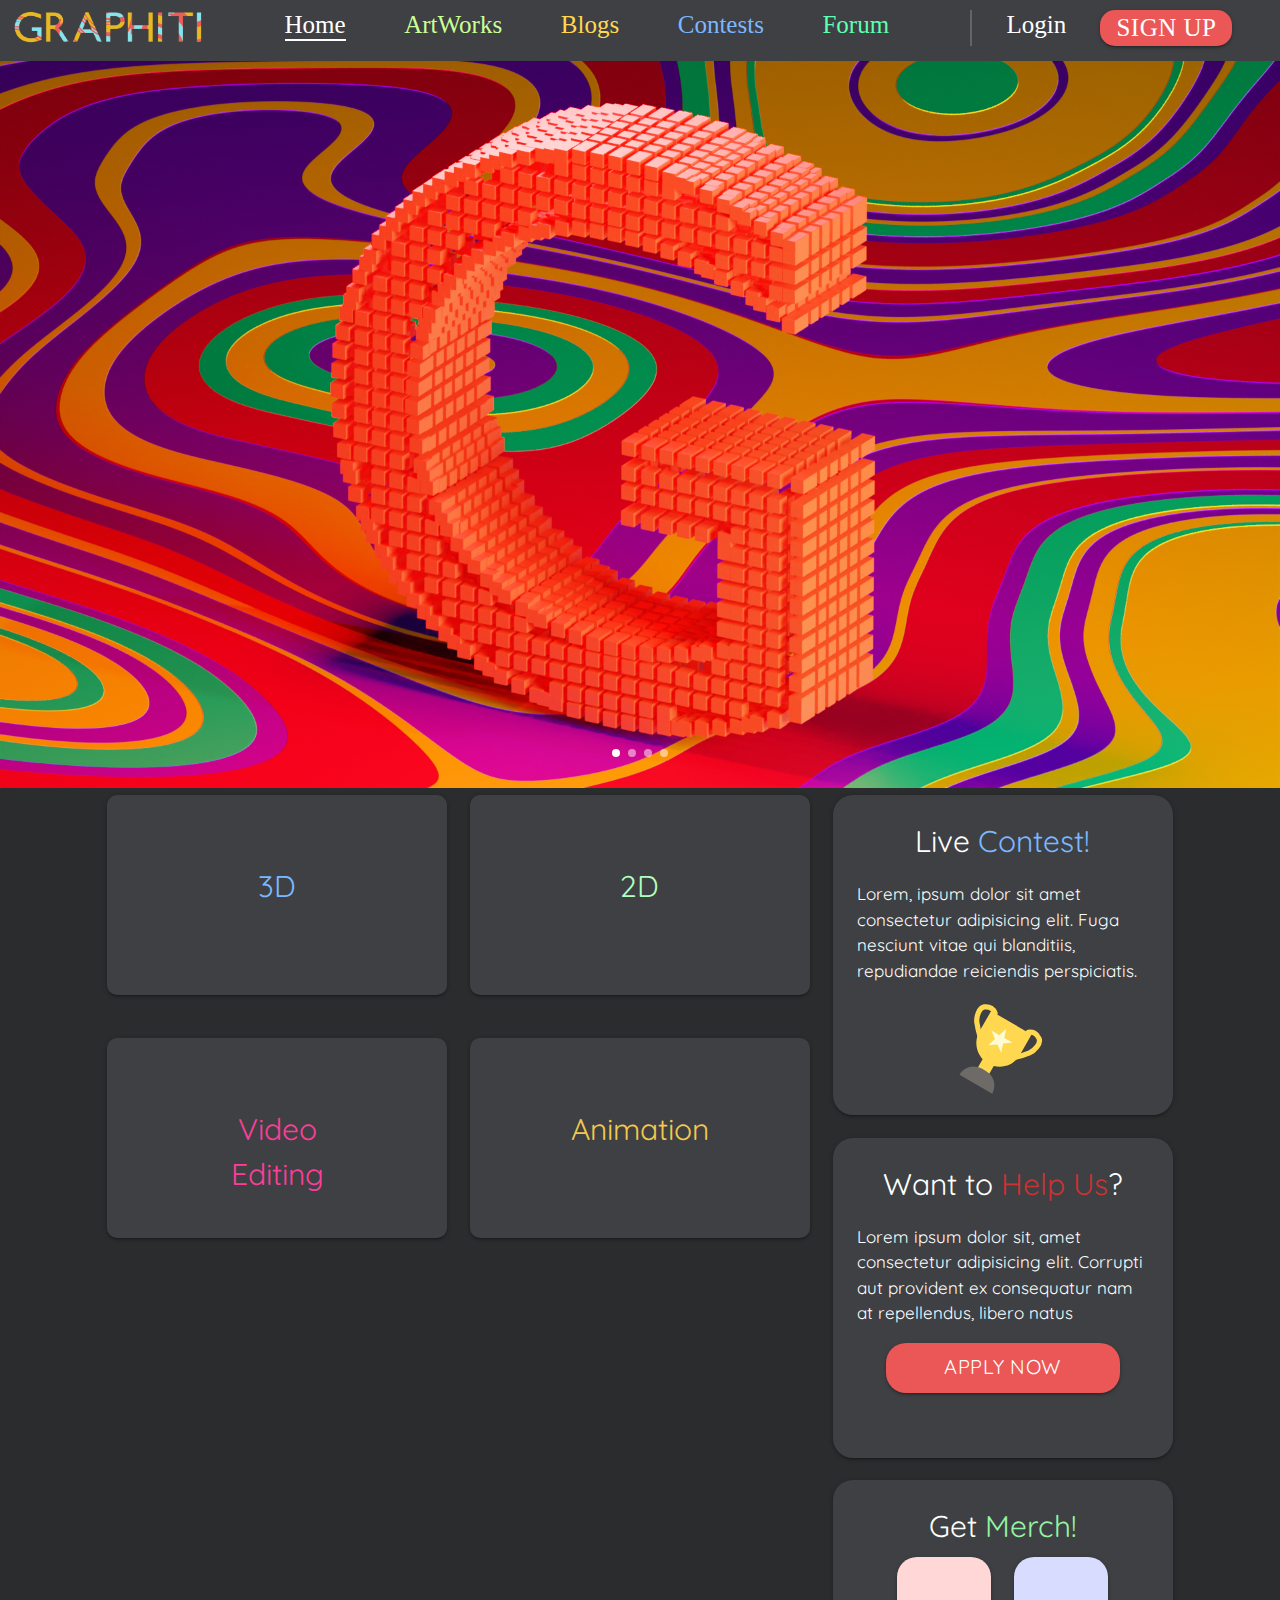
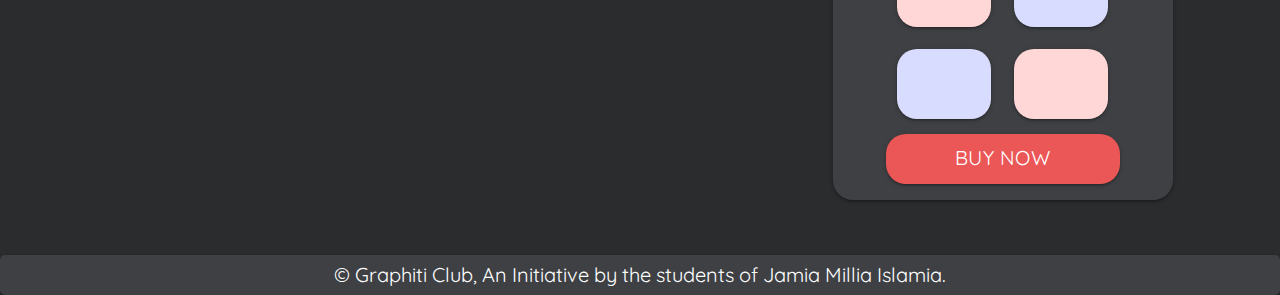
<file: index.html>
<!DOCTYPE html>
<html lang="en">
  <head>
    <meta charset="UTF-8" />
    <meta http-equiv="X-UA-Compatible" content="IE=edge" />
    <meta name="viewport" content="width=device-width, initial-scale=1.0" />
    <link
      rel="stylesheet"
      href="https://cdnjs.cloudflare.com/ajax/libs/materialize/1.0.0/css/materialize.min.css"
    />
    <link
      href="https://fonts.googleapis.com/icon?family=Material+Icons"
      rel="stylesheet"
    />

    <link rel="stylesheet" href="style/style.css" />

    <title>Graphiti</title>
  </head>
  <body>
    <div class="row nav-bar">
      <div class="hamburgur col s2 sidenav-trigger" data-target="mobile-demo">
        <i class="material-icons">menu</i>
      </div>
      <div class="col s2">
        <a href="#" class="modal-trigger"
          ><div class="brand-name">
            <img
              src="images/WebsiteTextLogo2.png"
              class="logoimg"
              alt=""
            /></div
        ></a>
      </div>
      <div class="col s7 hide-on-med-and-down">
        <div class="explore-links">
          <a href="#!"><div class="home active">Home</div></a>
          <a href="ArtWorks/index.html"><div class="art-work">ArtWorks</div></a>
          <a href="Erros/index.html"> <div class="blogs">Blogs</div></a>
          <a href="ContestPage/index.html"
            ><div class="contests">Contests</div></a
          >
          <a href="Erros/index.html"><div class="forum">Forum</div></a>
        </div>
      </div>
      <div class="col s3 hide-on-med-and-down">
        <div class="loginBtns">
          <div class="account-links">
            <a href="#loginModal" class="modal-trigger loginModalOpener"
              ><div class="login">Login</div></a
            >
            <a href="#signUpModal" class="modal-trigger signUpModalOpener"
              ><div class="signup btn">Sign Up</div></a
            >
          </div>
        </div>
        <div class="accountBtn">
          <div id="accountBtns">
            <div class="switch">
              <label>
                <input type="checkbox" class="leverPlatform" />
                <span class="lever"></span>
              </label>
            </div>
            <div
              class="profileLink dropdown-trigger"
              data-target="dropdownp"
            ></div>
          </div>
        </div>
      </div>
    </div>
    <ul class="sidenav" id="mobile-demo">
      <li>
        <img src="images/WebsiteTextLogo2.png" alt="" />
      </li>
      <li>
        <a href="#!" class="active"><div class="home navlinktext">Home</div></a>
      </li>
      <li>
        <a href="ArtWorks/index.html"
          ><div class="art-work navlinktext">ArtWorks</div></a
        >
      </li>
      <li>
        <a href="Erros/index.html"
          ><div class="blogs navlinktext">Blogs</div></a
        >
      </li>
      <li>
        <a href="ContestPage/index.html"
          ><div class="contests navlinktext">Contests</div></a
        >
      </li>
      <li>
        <a href="Erros/index.html"
          ><div class="forum navlinktext">Forum</div></a
        >
      </li>
      <div class="divider"></div>
      <div class="loginBtns">
        <li>
          <a href="#loginModal" class="modal-trigger loginModalOpener"
            ><div class="login navlinktext">Login</div></a
          >
        </li>
        <li>
          <a href="#signUpModal" class="modal-trigger signUpModalOpener"
            ><div class="signup navlinktext">Sign Up</div></a
          >
        </li>
      </div>
      <div class="accountBtn">
        <li>
          <div class="switch">
            <label>
              <input type="checkbox" class="leverPlatform" />
              <span class="lever"></span>
            </label>
          </div>
        </li>
        <li>
          <a href="AccountPage/index.html">
            <div
              data-target="dropdownp"
              class="profileInSidenav dropdown-trigger"
            >
              <div class="profileLink"></div>
              <div class="usernameP">Ahmad Raza</div>
            </div>
          </a>
        </li>
      </div>
    </ul>
    <div id="signUpModal" class="modal">
      <div class="signup-panel">
        <div class="row">
          <div class="col s12">
            <div class="aBtn">
              <div class="btncontent">
                <div class="aicon">
                  <img src="images/google.png" alt="" />
                </div>
                <div class="aname">Google</div>
              </div>
            </div>
          </div>
          <div class="col s12">
            <div class="aBtn">
              <div class="btncontent">
                <div class="aicon">
                  <img src="images/fb.png" alt="" />
                </div>
                <div class="aname">Facebook</div>
              </div>
            </div>
          </div>

          <div class="col s12 OR">OR</div>

          <div class="col s12">
            <input
              class="browser-default"
              type="text"
              name="username"
              id="susername"
              placeholder="enter your username"
            />
          </div>
          <div class="col s12">
            <input
              type="email"
              class="browser-default"
              name="email"
              id="semail"
              placeholder="enter your email"
            />
          </div>
          <div class="col s12">
            <input
              class="browser-default"
              type="password"
              name="password"
              id="spassword"
              placeholder="enter your password"
            />
          </div>

          <div class="col s12">
            <div class="actionBtn" id="signupbtn">SIGN UP</div>
          </div>
          <div class="col s12">
            <a href="#loginModal" class="modal-trigger loginModalOpener">
              <div class="actionBtn">Already Have An Account</div></a
            >
          </div>
        </div>
      </div>
    </div>

    <div id="loginModal" class="modal">
      <div class="signup-panel">
        <div class="row">
          <div class="col s12">
            <div class="aBtn">
              <div class="btncontent">
                <div class="aicon">
                  <img src="images/google.png" alt="" />
                </div>
                <div class="aname">Google</div>
              </div>
            </div>
          </div>
          <div class="col s12">
            <div class="aBtn">
              <div class="btncontent">
                <div class="aicon">
                  <img src="images/fb.png" alt="" />
                </div>
                <div class="aname">Facebook</div>
              </div>
            </div>
          </div>

          <div class="col s12 OR">OR</div>

          <div class="col s12">
            <input
              type="email"
              class="browser-default"
              name="email"
              placeholder="enter your email"
            />
          </div>
          <div class="col s12">
            <input
              class="browser-default"
              type="password"
              name="password"
              placeholder="enter your password"
            />
          </div>

          <div class="col s12">
            <div class="actionBtn">LOGIN</div>
          </div>
        </div>
      </div>
    </div>
    <!-- <div class="dropdown-trigger" data-target="dropdownp"></div> -->
    <ul id="dropdownp" class="dropdown-content">
      <li><a href="AccountPage/index.html">My Account</a></li>
      <li><a href="#!">Setting</a></li>
      <li><a href="#!">Log out</a></li>
    </ul>

    <!-- navbar  things ends here-->

    <div class="carousel carousel-slider center">
      <div class="carousel-item white-text" href="#one!">
        <img
          src="images/GraphitiCoverPage.png"
          alt="graphic ArtWorks"
          srcset=""
        />
      </div>
      <div class="carousel-item white-text" href="#two!">
        <img
          src="images/260bd54f5d967569f59b01ec50f0a552.jpg"
          alt="graphic ArtWorks"
        />
      </div>
      <div class="carousel-item white-text" href="#three!">
        <img
          src="images/3d_nature_abstract-1280x720.jpg"
          alt="graphic ArtWorks"
        />
      </div>
      <div class="carousel-item white-text" href="#four!">
        <img
          src="images/d43c51de205c39fc2ed4a18115524c1c.jpg"
          alt="graphic design"
          width="100"
        />
      </div>
    </div>
    <div class="dropdown-trigger" data-target="dropdownp"></div>

    <div class="container">
      <div class="row homepage">
        <div class="col s12 l8">
          <div class="row">
            <div class="col s12 m6">
              <div class="category d3 hoverable card">
                <div class="card-content activator">3D</div>
                <div class="card-reveal">
                  <span class="card-title">
                    3D <i class="material-icons right">close</i>
                  </span>
                  <p>
                    Lorem ipsum dolor sit amet consectetur adipisicing elit.
                    Dolore porro, praesentium, eaque qui quaerat, odio adipisci
                    provident voluptates vel vitae tempora neque unde ipsa.
                    Alias eum perspiciatis rerum eaque doloribus.
                  </p>
                </div>
              </div>
            </div>
            <div class="col s12 m6">
              <div class="category d2 hoverable card">
                <!-- <div class="btn activator"></div> -->
                <div class="card-content activator">2D</div>
                <div class="card-reveal">
                  <span class="card-title">
                    2D <i class="material-icons right">close</i>
                  </span>
                  <p>
                    Lorem ipsum dolor sit amet consectetur adipisicing elit.
                    Dolore porro, praesentium, eaque qui quaerat, odio adipisci
                    provident voluptates vel vitae tempora neque unde ipsa.
                    Alias eum perspiciatis rerum eaque doloribus.
                  </p>
                </div>
              </div>
            </div>
          </div>
          <div class="row">
            <div class="col s12 m6">
              <div class="category ve hoverable card">
                <div class="card-content activator">
                  Video <br />
                  Editing
                </div>
                <div class="card-reveal">
                  <span class="card-title">
                    Video Editing <i class="material-icons right">close</i>
                  </span>
                  <p>
                    Lorem ipsum dolor sit amet consectetur adipisicing elit.
                    Dolore porro, praesentium, eaque qui quaerat, odio adipisci
                    provident voluptates vel vitae tempora neque unde ipsa.
                    Alias eum perspiciatis rerum eaque doloribus.
                  </p>
                </div>
              </div>
            </div>
            <div class="col s12 m6">
              <div class="category ani hoverable card">
                <div class="card-content activator">Animation</div>
                <div class="card-reveal">
                  <span class="card-title">
                    Animation <i class="material-icons right">close</i>
                  </span>
                  <p>
                    Lorem ipsum dolor sit amet consectetur adipisicing elit.
                    Dolore porro, praesentium, eaque qui quaerat, odio adipisci
                    provident voluptates vel vitae tempora neque unde ipsa.
                    Alias eum perspiciatis rerum eaque doloribus.
                  </p>
                </div>
              </div>
            </div>
          </div>
        </div>
        <div class="col s12 l4">
          <div class="row someNotifications">
            <div class="col s12 m6 l12">
              <div class="card-panel hoverable" id="liveContest">
                <div class="heading">
                  Live
                  <span>Contest!</span>
                </div>
                <p>
                  Lorem, ipsum dolor sit amet consectetur adipisicing elit. Fuga
                  nesciunt vitae qui blanditiis, repudiandae reiciendis
                  perspiciatis.
                </p>
                <img src="images/TrophyIcon.svg" alt="" srcset="" />
              </div>
            </div>
            <div class="col s12 m6 l12">
              <div class="card-panel hoverable" id="WannaHelp">
                <div class="heading">
                  Want to
                  <span>Help Us</span>?
                </div>

                <p>
                  Lorem ipsum dolor sit, amet consectetur adipisicing elit.
                  Corrupti aut provident ex consequatur nam at repellendus,
                  libero natus
                </p>
                <div class="center">
                  <div class="btn hoverable" id="applyNow">Apply Now</div>
                </div>
              </div>
            </div>
            <div class="col s12 m6 l12">
              <div class="card-panel hoverable" id="getMerch">
                <div class="heading">
                  Get
                  <span>Merch!</span>
                </div>

                <div class="row merchPhotos">
                  <div class="col s6">
                    <div class="card-panel merch1 hoverable"></div>
                  </div>
                  <div class="col s6">
                    <div class="card-panel merch2 hoverable"></div>
                  </div>
                </div>
                <div class="row merchPhotos">
                  <div class="col s6">
                    <div class="card-panel merch2 hoverable"></div>
                  </div>
                  <div class="col s6">
                    <div class="card-panel merch1 hoverable"></div>
                  </div>
                </div>
                <div class="center">
                  <div class="btn hoverable applyNow">Buy Now</div>
                </div>
              </div>
            </div>
          </div>
        </div>
      </div>
    </div>

    <div class="card-panel footer">
      © Graphiti Club, An Initiative by the students of Jamia Millia Islamia.
    </div>
    <script src="https://cdnjs.cloudflare.com/ajax/libs/materialize/1.0.0/js/materialize.min.js"></script>
    <script src="main.js" defer></script>
  </body>
</html>
</file>
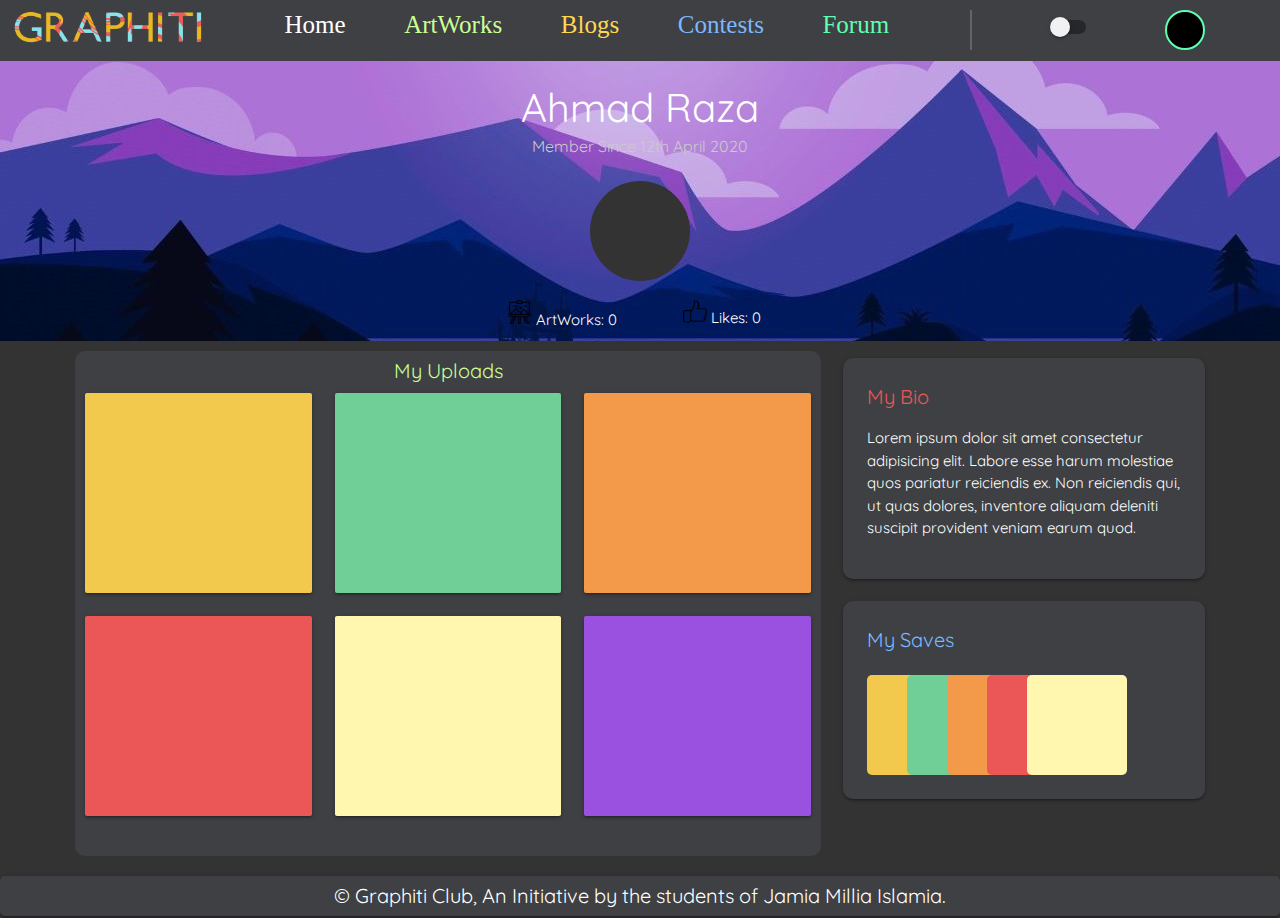
<file: AccountPage/index.html>
<!DOCTYPE html>
<html>
  <head>
    <!--Import Google Icon Font-->
    <link
      href="https://fonts.googleapis.com/icon?family=Material+Icons"
      rel="stylesheet"
    />
    <!--Import materialize.css-->
    <link
      rel="stylesheet"
      href="https://cdnjs.cloudflare.com/ajax/libs/materialize/1.0.0/css/materialize.min.css"
    />

    <link rel="stylesheet" href="style.css" />
    <script src="main.js" defer></script>
    <!--Let browser know website is optimized for mobile-->
    <meta name="viewport" content="width=device-width, initial-scale=1.0" />
  </head>

  <body>
    <div class="row nav-bar">
      <div class="hamburgur col s2 sidenav-trigger" data-target="mobile-demo">
        <i class="material-icons">menu</i>
      </div>
      <div class="col s2">
        <a href="#" class="modal-trigger"
          ><div class="brand-name">
            <img src="WebsiteTextLogo2.png" class="logoimg" alt="" /></div
        ></a>
      </div>
      <div class="col s7 hide-on-med-and-down">
        <div class="explore-links">
          <a href="../index.html"><div class="home">Home</div></a>
          <a href="../ArtWorks/index.html"
            ><div class="art-work">ArtWorks</div></a
          >
          <a href="../Erros/index.html"> <div class="blogs">Blogs</div></a>
          <a href="../ContestPage/index.html"
            ><div class="contests">Contests</div></a
          >
          <a href="../Erros/index.html"><div class="forum">Forum</div></a>
        </div>
      </div>
      <div class="col s3 hide-on-med-and-down">
        <div class="loginBtns">
          <div class="account-links">
            <a href="#loginModal" class="modal-trigger loginModalOpener"
              ><div class="login">Login</div></a
            >
            <a href="#signUpModal" class="modal-trigger signUpModalOpener"
              ><div class="signup btn">Sign Up</div></a
            >
          </div>
        </div>
        <div class="accountBtn">
          <div id="accountBtns">
            <div class="switch">
              <label>
                <input type="checkbox" class="leverPlatform" />
                <span class="lever"></span>
              </label>
            </div>
            <div
              class="profileLink dropdown-trigger"
              data-target="dropdownp"
            ></div>
          </div>
        </div>
      </div>
    </div>
    <ul class="sidenav" id="mobile-demo">
      <li>
        <img src="WebsiteTextLogo2.png" alt="" />
      </li>
      <li>
        <a href="../index.html"><div class="home navlinktext">Home</div></a>
      </li>
      <li>
        <a href="../ArtWorks/index.html"
          ><div class="art-work navlinktext">ArtWorks</div></a
        >
      </li>
      <li>
        <a href="../Erros/index.html"
          ><div class="blogs navlinktext">Blogs</div></a
        >
      </li>
      <li>
        <a href="../ContestPage/index.html"
          ><div class="contests navlinktext">Contests</div></a
        >
      </li>
      <li>
        <a href="../Erros/index.html"
          ><div class="forum navlinktext">Forum</div></a
        >
      </li>
      <div class="divider"></div>
      <div class="loginBtns">
        <li>
          <a href="#loginModal" class="modal-trigger loginModalOpener"
            ><div class="login navlinktext">Login</div></a
          >
        </li>
        <li>
          <a href="#signUpModal" class="modal-trigger signUpModalOpener"
            ><div class="signup navlinktext">Sign Up</div></a
          >
        </li>
      </div>
      <div class="accountBtn">
        <li>
          <div class="switch">
            <label>
              <input type="checkbox" class="leverPlatform" />
              <span class="lever"></span>
            </label>
          </div>
        </li>

        <li>
          <a href="#" class="active">
            <div
              data-target="dropdownp"
              class="profileInSidenav dropdown-trigger"
            >
              <div class="profileLink"></div>
              <div class="usernameP">Ahmad Raza</div>
            </div>
          </a>
        </li>
      </div>
    </ul>
    <div id="signUpModal" class="modal">
      <div class="signup-panel">
        <div class="row">
          <div class="col s12">
            <div class="aBtn">
              <div class="btncontent">
                <div class="aicon">
                  <img src="google.png" alt="" />
                </div>
                <div class="aname">Google</div>
              </div>
            </div>
          </div>
          <div class="col s12">
            <div class="aBtn">
              <div class="btncontent">
                <div class="aicon">
                  <img src="fb.png" alt="" />
                </div>
                <div class="aname">Facebook</div>
              </div>
            </div>
          </div>

          <div class="col s12 OR">OR</div>

          <div class="col s12">
            <input
              class="browser-default"
              type="text"
              name="username"
              placeholder="enter your username"
            />
          </div>
          <div class="col s12">
            <input
              type="email"
              class="browser-default"
              name="email"
              placeholder="enter your email"
            />
          </div>
          <div class="col s12">
            <input
              class="browser-default"
              type="password"
              name="password"
              placeholder="enter your password"
            />
          </div>

          <div class="col s12">
            <div class="actionBtn">SIGN UP</div>
          </div>
          <div class="col s12">
            <a href="#loginModal" class="modal-trigger loginModalOpener">
              <div class="actionBtn">Already Have An Account</div></a
            >
          </div>
        </div>
      </div>
    </div>

    <div id="loginModal" class="modal">
      <div class="signup-panel">
        <div class="row">
          <div class="col s12">
            <div class="aBtn">
              <div class="btncontent">
                <div class="aicon">
                  <img src="google.png" alt="" />
                </div>
                <div class="aname">Google</div>
              </div>
            </div>
          </div>
          <div class="col s12">
            <div class="aBtn">
              <div class="btncontent">
                <div class="aicon">
                  <img src="fb.png" alt="" />
                </div>
                <div class="aname">Facebook</div>
              </div>
            </div>
          </div>

          <div class="col s12 OR">OR</div>

          <div class="col s12">
            <input
              type="email"
              class="browser-default"
              name="email"
              placeholder="enter your email"
            />
          </div>
          <div class="col s12">
            <input
              class="browser-default"
              type="password"
              name="password"
              placeholder="enter your password"
            />
          </div>

          <div class="col s12">
            <div class="actionBtn">LOGIN</div>
          </div>
        </div>
      </div>
    </div>

    <!-- NAVBAR HTML ENDS HERE -->
    <div class="coverPhoto">
      <div>
        <h1>Ahmad Raza</h1>
        <p>Member Since 12th April 2020</p>
      </div>
      <div>
        <div class="profilePicture"></div>
      </div>

      <div class="details">
        <div class="artworks">
          <img src="canvas.png" />
          <span>ArtWorks: 0</span>
        </div>
        <div class="likes">
          <img src="like.png" />
          <span>Likes: 0</span>
        </div>
      </div>
    </div>
    <div class="container">
      <div class="row">
        <div class="col s12 l8">
          <div class="myuploads">
            <div class="headers">My Uploads</div>
            <div class="row">
              <div class="col s12 m6 l4">
                <div class="card-panel upload1"></div>
              </div>
              <div class="col s12 m6 l4">
                <div class="card-panel upload2"></div>
              </div>
              <div class="col s12 m6 l4">
                <div class="card-panel upload3"></div>
              </div>
              <div class="col s12 m6 l4">
                <div class="card-panel upload4"></div>
              </div>
              <div class="col s12 m6 l4">
                <div class="card-panel upload5"></div>
              </div>
              <div class="col s12 m6 l4">
                <div class="card-panel upload6"></div>
              </div>
            </div>
          </div>
        </div>
        <div class="col s12 l4">
          <div class="row">
            <div class="col s12">
              <div class="mybio card-panel">
                <div class="headers">My Bio</div>
                <p>
                  Lorem ipsum dolor sit amet consectetur adipisicing elit.
                  Labore esse harum molestiae quos pariatur reiciendis ex. Non
                  reiciendis qui, ut quas dolores, inventore aliquam deleniti
                  suscipit provident veniam earum quod.
                </p>
              </div>
            </div>
            <div class="col s12">
              <div class="mysaves card-panel">
                <div class="headers">My Saves</div>
                <div class="panels">
                  <div class="card-panels p1"></div>
                  <div class="card-panels p2"></div>
                  <div class="card-panels p3"></div>
                  <div class="card-panels p4"></div>
                  <div class="card-panels p5"></div>
                </div>
              </div>
            </div>
          </div>
        </div>
      </div>
    </div>
    <div class="dropdown-trigger" data-target="dropdownp"></div>
    <ul id="dropdownp" class="dropdown-content">
      <li><a href="#!" class="selected">My Account</a></li>
      <li><a href="#!">Setting</a></li>
      <li><a href="#!">Log out</a></li>
    </ul>

    <div class="card-panel footer">
      © Graphiti Club, An Initiative by the students of Jamia Millia Islamia.
    </div>
    <!--JavaScript at end of body for optimized loading-->
    <script src="https://cdnjs.cloudflare.com/ajax/libs/materialize/1.0.0/js/materialize.min.js"></script>
  </body>
</html>
</file>
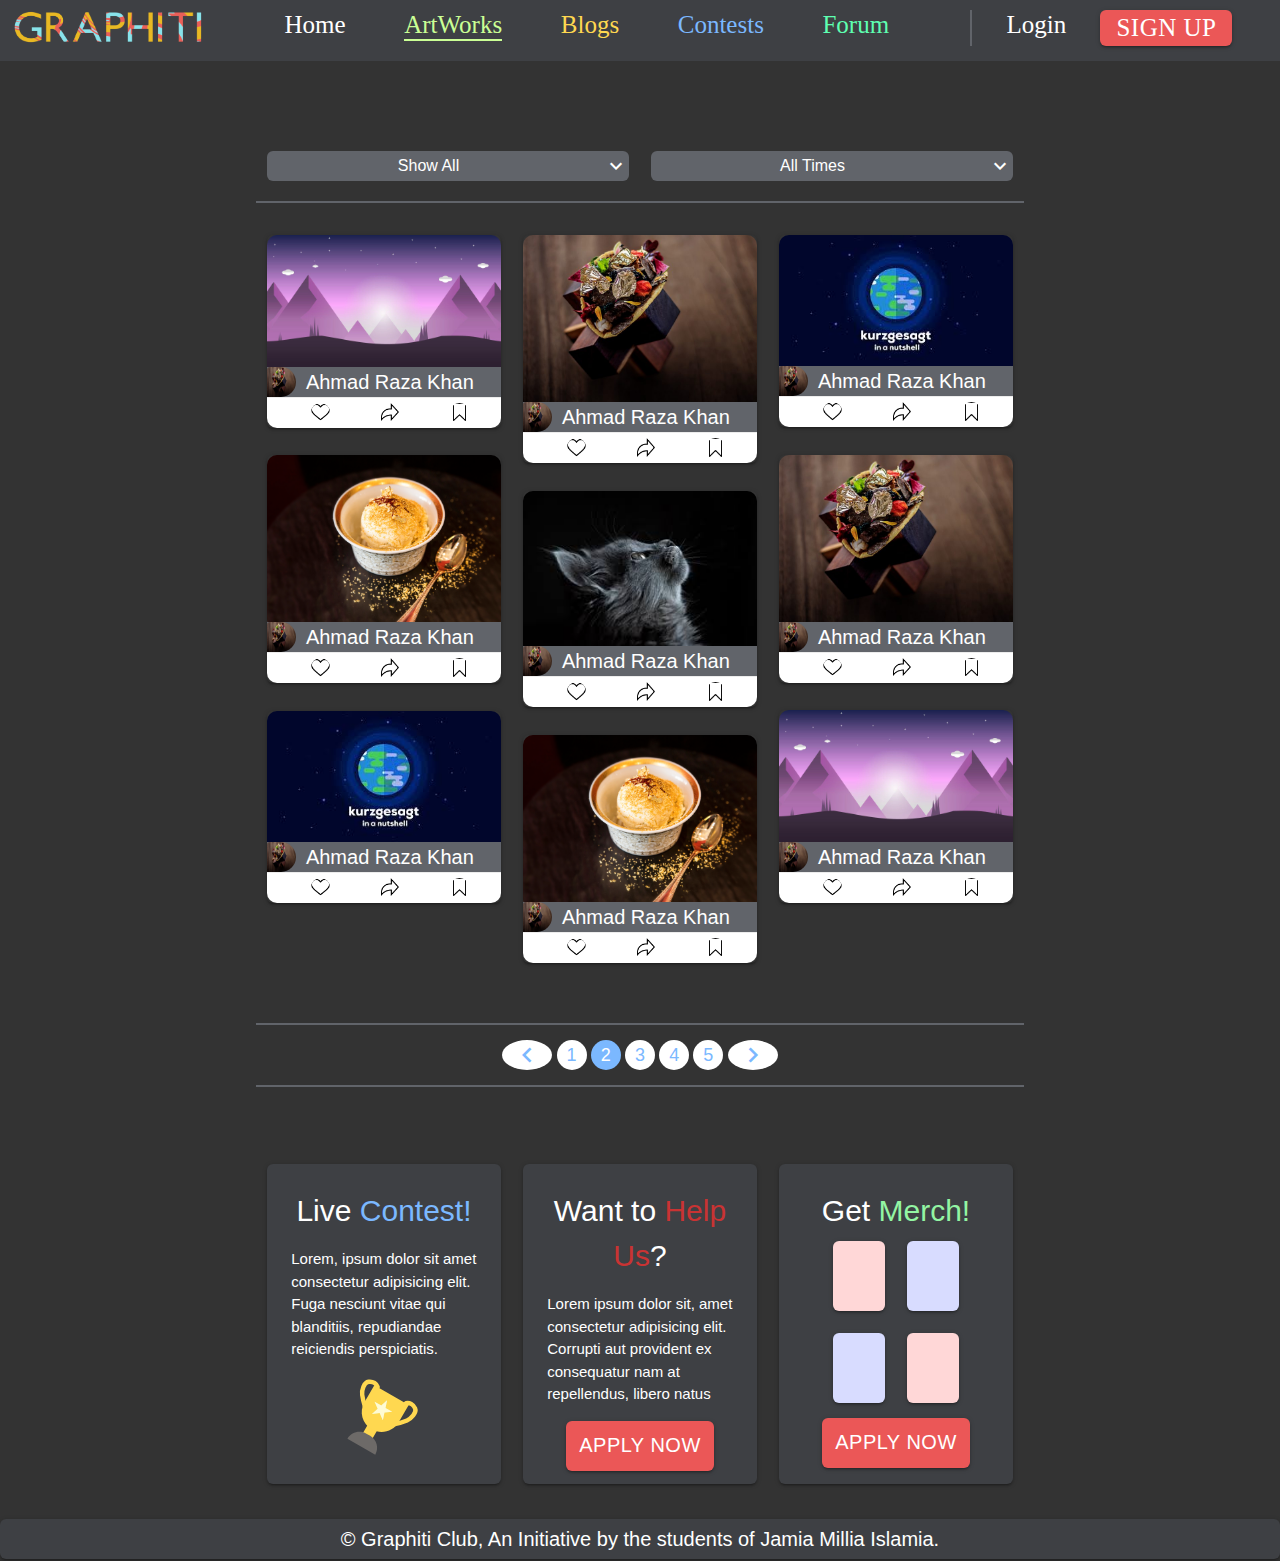
<file: ArtWorks/index.html>
<!DOCTYPE html>
<html>
  <head>
    <!--Import Google Icon Font-->
    <link
      href="https://fonts.googleapis.com/icon?family=Material+Icons"
      rel="stylesheet"
    />
    <!--Import materialize.css-->
    <!-- Compiled and minified CSS -->
    <link
      rel="stylesheet"
      href="https://cdnjs.cloudflare.com/ajax/libs/materialize/1.0.0/css/materialize.min.css"
    />
    <link rel="stylesheet" href="style.css" />
    <script src="main.js" defer></script>

    <!--Let browser know website is optimized for mobile-->
    <meta name="viewport" content="width=device-width, initial-scale=1.0" />
  </head>

  <body>
    <div class="row nav-bar">
      <div class="hamburgur col s2 sidenav-trigger" data-target="mobile-demo">
        <i class="material-icons">menu</i>
      </div>
      <div class="col s2">
        <a href="#" class="modal-trigger"
          ><div class="brand-name">
            <img src="WebsiteTextLogo2.png" class="logoimg" alt="" /></div
        ></a>
      </div>
      <div class="col s7 hide-on-med-and-down">
        <div class="explore-links">
          <a href="../index.html"><div class="home">Home</div></a>
          <a href="#!" class="active"><div class="art-work">ArtWorks</div></a>
          <a href="../Erros/index.html"> <div class="blogs">Blogs</div></a>
          <a href="../ContestPage/index.html"
            ><div class="contests">Contests</div></a
          >
          <a href="../Erros/index.html"><div class="forum">Forum</div></a>
        </div>
      </div>
      <div class="col s3 hide-on-med-and-down">
        <div class="loginBtns">
          <div class="account-links">
            <a href="#loginModal" class="modal-trigger loginModalOpener"
              ><div class="login">Login</div></a
            >
            <a href="#signUpModal" class="modal-trigger signUpModalOpener"
              ><div class="signup btn">Sign Up</div></a
            >
          </div>
        </div>
        <div class="accountBtn">
          <div id="accountBtns">
            <div class="switch">
              <label>
                <input type="checkbox" class="leverPlatform" />
                <span class="lever"></span>
              </label>
            </div>
            <div
              class="profileLink dropdown-trigger"
              data-target="dropdownp"
            ></div>
          </div>
        </div>
      </div>
    </div>
    <ul class="sidenav" id="mobile-demo">
      <li>
        <img src="WebsiteTextLogo2.png" alt="" />
      </li>
      <li>
        <a href="../index.html"><div class="home navlinktext">Home</div></a>
      </li>
      <li>
        <a href="#!" class="active"
          ><div class="art-work navlinktext">ArtWorks</div></a
        >
      </li>
      <li>
        <a href="../Erros/index.html"
          ><div class="blogs navlinktext">Blogs</div></a
        >
      </li>
      <li>
        <a href="../ContestPage/index.html"
          ><div class="contests navlinktext">Contests</div></a
        >
      </li>
      <li>
        <a href="../Erros/index.html"
          ><div class="forum navlinktext">Forum</div></a
        >
      </li>
      <div class="divider"></div>
      <div class="loginBtns">
        <li>
          <a href="#loginModal" class="modal-trigger loginModalOpener"
            ><div class="login navlinktext">Login</div></a
          >
        </li>
        <li>
          <a href="#signUpModal" class="modal-trigger signUpModalOpener"
            ><div class="signup navlinktext">Sign Up</div></a
          >
        </li>
      </div>
      <div class="accountBtn">
        <li>
          <div class="switch">
            <label>
              <input type="checkbox" class="leverPlatform" />
              <span class="lever"></span>
            </label>
          </div>
        </li>
        <li data-target="dropdownp" class="profileInSidenav dropdown-trigger">
          <div class="profileLink"></div>
          <div class="usernameP" id="authUsername">Ahmad Raza</div>
        </li>
      </div>
    </ul>
    <div id="signUpModal" class="modal">
      <div class="signup-panel">
        <div class="row">
          <div class="col s12">
            <div class="aBtn">
              <div class="btncontent">
                <div class="aicon">
                  <img src="google.png" alt="" />
                </div>
                <div class="aname">Google</div>
              </div>
            </div>
          </div>
          <div class="col s12">
            <div class="aBtn">
              <div class="btncontent">
                <div class="aicon">
                  <img src="fb.png" alt="" />
                </div>
                <div class="aname">Facebook</div>
              </div>
            </div>
          </div>

          <div class="col s12 OR">OR</div>

          <div class="col s12">
            <input
              class="browser-default"
              type="text"
              name="username"
              id="susername"
              placeholder="enter your username"
            />
          </div>
          <div class="col s12">
            <input
              type="email"
              class="browser-default"
              name="email"
              id="semail"
              placeholder="enter your email"
            />
          </div>
          <div class="col s12">
            <input
              class="browser-default"
              type="password"
              name="password"
              id="spassword"
              placeholder="enter your password"
            />
          </div>
          <div class="col s12">
            <div class="msgs">
              email id is not valid please do something hurry up message will be
              here
            </div>
          </div>
          <div class="col s12">
            <div class="actionBtn" id="signupbtn">SIGN UP</div>
          </div>
          <div class="col s12">
            <a href="#loginModal" class="modal-trigger loginModalOpener">
              <div class="actionBtn">Already Have An Account</div></a
            >
          </div>
        </div>
      </div>
    </div>

    <div id="loginModal" class="modal">
      <div class="signup-panel">
        <div class="row">
          <div class="col s12">
            <div class="aBtn">
              <div class="btncontent">
                <div class="aicon">
                  <img src="google.png" alt="" />
                </div>
                <div class="aname">Google</div>
              </div>
            </div>
          </div>
          <div class="col s12">
            <div class="aBtn">
              <div class="btncontent">
                <div class="aicon">
                  <img src="fb.png" alt="" />
                </div>
                <div class="aname">Facebook</div>
              </div>
            </div>
          </div>

          <div class="col s12 OR">OR</div>

          <div class="col s12">
            <input
              type="email"
              class="browser-default"
              name="email"
              placeholder="enter your email"
            />
          </div>
          <div class="col s12">
            <input
              class="browser-default"
              type="password"
              name="password"
              placeholder="enter your password"
            />
          </div>

          <div class="col s12">
            <div class="actionBtn">LOGIN</div>
          </div>
        </div>
      </div>
    </div>
    <div class="container">
      <div class="filterContainer">
        <!-- <div class="container">
      <div class="filterContainer"> -->
        <div class="row">
          <div class="col s6">
            <a class="dropdown-trigger" href="#" data-target="dropdown1">
              <div class="filters">
                <span>Show All</span>
                <i class="material-icons right">expand_more</i>
              </div>
            </a>
          </div>
          <div class="col s6">
            <a class="dropdown-trigger" href="#" data-target="dropdown2">
              <div class="filters">
                <span>All Times</span>
                <i class="material-icons right">expand_more</i>
              </div>
            </a>
          </div>
        </div>
      </div>
      <div class="divider"></div>
      <div class="row artsection">
        <div class="col s12 l6 xl4">
          <div class="row">
            <div class="col s12">
              <div class="card hoverable">
                <div class="card-content">
                  <div class="card-image">
                    <img
                      class="hoverable"
                      src="260bd54f5d967569f59b01ec50f0a552.jpg"
                      alt=""
                    />
                  </div>
                  <div class="userInfo">
                    <div class="dp">
                      <img src="imghai.jpg" alt="" />
                    </div>
                    <div class="username">Ahmad Raza Khan</div>
                  </div>
                </div>

                <div class="card-action">
                  <div class="row">
                    <div class="col s4">
                      <a href="#"><img src="heart.png" alt="" /></a>
                    </div>
                    <div class="col s4">
                      <a href="#"><img src="share.png" alt="" /></a>
                    </div>
                    <div class="col s4">
                      <a href="#"><img src="bookmark.png" alt="" /></a>
                    </div>
                  </div>
                </div>
              </div>
            </div>
            <div class="col s12">
              <div class="card hoverable">
                <div class="card-content">
                  <div class="card-image">
                    <img class="hoverable" src="img1.png" alt="" />
                  </div>
                  <div class="userInfo">
                    <div class="dp">
                      <img src="imghai.jpg" alt="" />
                    </div>
                    <div class="username">Ahmad Raza Khan</div>
                  </div>
                </div>

                <div class="card-action">
                  <div class="row">
                    <div class="col s4">
                      <a href="#"><img src="heart.png" alt="" /></a>
                    </div>
                    <div class="col s4">
                      <a href="#"><img src="share.png" alt="" /></a>
                    </div>
                    <div class="col s4">
                      <a href="#"><img src="bookmark.png" alt="" /></a>
                    </div>
                  </div>
                </div>
              </div>
            </div>
            <div class="col s12">
              <div class="card hoverable">
                <div class="card-content">
                  <div class="card-image">
                    <img class="hoverable" src="kurz.jpg" alt="" />
                  </div>
                  <div class="userInfo">
                    <div class="dp">
                      <img src="imghai.jpg" alt="" />
                    </div>
                    <div class="username">Ahmad Raza Khan</div>
                  </div>
                </div>

                <div class="card-action">
                  <div class="row">
                    <div class="col s4">
                      <a href="#"><img src="heart.png" alt="" /></a>
                    </div>
                    <div class="col s4">
                      <a href="#"><img src="share.png" alt="" /></a>
                    </div>
                    <div class="col s4">
                      <a href="#"><img src="bookmark.png" alt="" /></a>
                    </div>
                  </div>
                </div>
              </div>
            </div>
          </div>
        </div>
        <div class="col s12 l6 xl4">
          <div class="row">
            <div class="col s12">
              <div class="card hoverable">
                <div class="card-content">
                  <div class="card-image">
                    <img class="hoverable" src="imghai.jpg" alt="" />
                  </div>
                  <div class="userInfo">
                    <div class="dp">
                      <img src="imghai.jpg" alt="" />
                    </div>
                    <div class="username">Ahmad Raza Khan</div>
                  </div>
                </div>

                <div class="card-action">
                  <div class="row">
                    <div class="col s4">
                      <a href="#"><img src="heart.png" alt="" /></a>
                    </div>
                    <div class="col s4">
                      <a href="#"><img src="share.png" alt="" /></a>
                    </div>
                    <div class="col s4">
                      <a href="#"><img src="bookmark.png" alt="" /></a>
                    </div>
                  </div>
                </div>
              </div>
            </div>
            <div class="col s12">
              <div class="card hoverable">
                <div class="card-content">
                  <div class="card-image">
                    <img class="hoverable" src="images.jfif" alt="" />
                  </div>
                  <div class="userInfo">
                    <div class="dp">
                      <img src="imghai.jpg" alt="" />
                    </div>
                    <div class="username">Ahmad Raza Khan</div>
                  </div>
                </div>

                <div class="card-action">
                  <div class="row">
                    <div class="col s4">
                      <a href="#"><img src="heart.png" alt="" /></a>
                    </div>
                    <div class="col s4">
                      <a href="#"><img src="share.png" alt="" /></a>
                    </div>
                    <div class="col s4">
                      <a href="#"><img src="bookmark.png" alt="" /></a>
                    </div>
                  </div>
                </div>
              </div>
            </div>
            <div class="col s12">
              <div class="card hoverable">
                <div class="card-content">
                  <div class="card-image">
                    <img class="hoverable" src="img1.png" alt="" />
                  </div>
                  <div class="userInfo">
                    <div class="dp">
                      <img src="imghai.jpg" alt="" />
                    </div>
                    <div class="username">Ahmad Raza Khan</div>
                  </div>
                </div>

                <div class="card-action">
                  <div class="row">
                    <div class="col s4">
                      <a href="#"><img src="heart.png" alt="" /></a>
                    </div>
                    <div class="col s4">
                      <a href="#"><img src="share.png" alt="" /></a>
                    </div>
                    <div class="col s4">
                      <a href="#"><img src="bookmark.png" alt="" /></a>
                    </div>
                  </div>
                </div>
              </div>
            </div>
          </div>
        </div>
        <div class="col s12 l6 xl4">
          <div class="row">
            <div class="col s12">
              <div class="card hoverable">
                <div class="card-content">
                  <div class="card-image">
                    <img class="hoverable" src="kurz.jpg" alt="" />
                  </div>
                  <div class="userInfo">
                    <div class="dp">
                      <img src="imghai.jpg" alt="" />
                    </div>
                    <div class="username">Ahmad Raza Khan</div>
                  </div>
                </div>

                <div class="card-action">
                  <div class="row">
                    <div class="col s4">
                      <a href="#"><img src="heart.png" alt="" /></a>
                    </div>
                    <div class="col s4">
                      <a href="#"><img src="share.png" alt="" /></a>
                    </div>
                    <div class="col s4">
                      <a href="#"><img src="bookmark.png" alt="" /></a>
                    </div>
                  </div>
                </div>
              </div>
            </div>
            <div class="col s12">
              <div class="card hoverable">
                <div class="card-content">
                  <div class="card-image">
                    <img class="hoverable" src="imghai.jpg" alt="" />
                  </div>
                  <div class="userInfo">
                    <div class="dp">
                      <img src="imghai.jpg" alt="" />
                    </div>
                    <div class="username">Ahmad Raza Khan</div>
                  </div>
                </div>

                <div class="card-action">
                  <div class="row">
                    <div class="col s4">
                      <a href="#"><img src="heart.png" alt="" /></a>
                    </div>
                    <div class="col s4">
                      <a href="#"><img src="share.png" alt="" /></a>
                    </div>
                    <div class="col s4">
                      <a href="#"><img src="bookmark.png" alt="" /></a>
                    </div>
                  </div>
                </div>
              </div>
            </div>
            <div class="col s12">
              <div class="card hoverable">
                <div class="card-content">
                  <div class="card-image">
                    <img
                      class="hoverable"
                      src="260bd54f5d967569f59b01ec50f0a552.jpg"
                      alt=""
                    />
                  </div>
                  <div class="userInfo">
                    <div class="dp">
                      <img src="imghai.jpg" alt="" />
                    </div>
                    <div class="username">Ahmad Raza Khan</div>
                  </div>
                </div>

                <div class="card-action">
                  <div class="row">
                    <div class="col s4">
                      <a href="#"><img src="heart.png" alt="" /></a>
                    </div>
                    <div class="col s4">
                      <a href="#"><img src="share.png" alt="" /></a>
                    </div>
                    <div class="col s4">
                      <a href="#"><img src="bookmark.png" alt="" /></a>
                    </div>
                  </div>
                </div>
              </div>
            </div>
          </div>
        </div>
      </div>

      <div class="divider"></div>
      <div class="paginationSection">
        <ul class="pagination">
          <li class=" ">
            <a href="#!"><i class="material-icons">chevron_left</i></a>
          </li>
          <li class="waves-effect"><a href="#!">1</a></li>
          <li class="waves-effect active"><a href="#!">2</a></li>
          <li class="waves-effect"><a href="#!">3</a></li>
          <li class="waves-effect"><a href="#!">4</a></li>
          <li class="waves-effect"><a href="#!">5</a></li>
          <li class="waves-effect">
            <a href="#!"><i class="material-icons">chevron_right</i></a>
          </li>
        </ul>
      </div>
      <div class="divider"></div>

      <div class="row someNotifications">
        <div class="col s12 l6 xl4">
          <div class="card-panel hoverable" id="liveContest">
            <div class="heading">
              Live
              <span>Contest!</span>
            </div>
            <p>
              Lorem, ipsum dolor sit amet consectetur adipisicing elit. Fuga
              nesciunt vitae qui blanditiis, repudiandae reiciendis
              perspiciatis.
            </p>
            <img src="TrophyIcon.svg" alt="" srcset="" />
          </div>
        </div>
        <div class="col s12 l6 xl4">
          <div class="card-panel hoverable" id="WannaHelp">
            <div class="heading">
              Want to
              <span>Help Us</span>?
            </div>

            <p>
              Lorem ipsum dolor sit, amet consectetur adipisicing elit. Corrupti
              aut provident ex consequatur nam at repellendus, libero natus
            </p>
            <div class="center">
              <div class="btn hoverable" id="applyNow">Apply Now</div>
            </div>
          </div>
        </div>
        <div class="col s12 l6 xl4">
          <div class="card-panel hoverable" id="getMerch">
            <div class="heading">
              Get
              <span>Merch!</span>
            </div>

            <div class="row merchPhotos">
              <div class="col s6">
                <div class="card-panel merch1 hoverable"></div>
              </div>
              <div class="col s6">
                <div class="card-panel merch2 hoverable"></div>
              </div>
            </div>
            <div class="row merchPhotos">
              <div class="col s6">
                <div class="card-panel merch2 hoverable"></div>
              </div>
              <div class="col s6">
                <div class="card-panel merch1 hoverable"></div>
              </div>
            </div>
            <div class="center">
              <div class="btn hoverable applyNow">Apply Now</div>
            </div>
          </div>
        </div>
      </div>
    </div>
    <div class="card-panel footer">
      © Graphiti Club, An Initiative by the students of Jamia Millia Islamia.
    </div>
    <div class="dropdown-trigger" data-target="dropdownp"></div>
    <ul id="dropdownp" class="dropdown-content">
      <li><a href="../AccountPage/index.html">My Account</a></li>
      <li><a href="#!">Setting</a></li>
      <li><a href="#!">Log out</a></li>
    </ul>

    <!-- Dropdown Structure -->
    <ul id="dropdown1" class="dropdown-content">
      <li><a href="#!" class="selected">Show All</a></li>
      <li><a href="#!">3D Renders</a></li>
      <li><a href="#!">2D Art&Ani</a></li>
      <li><a href="#!">PhotoEdits</a></li>
    </ul>
    <ul id="dropdown2" class="dropdown-content">
      <li><a href="#!" class="selected">All Times</a></li>
      <li><a href="#!">Latest</a></li>
      <li><a href="#!">Popular</a></li>
      <li><a href="#!">Trending</a></li>
    </ul>

    <!--JavaScript at end of body for optimized loading-->
    <script src="https://cdnjs.cloudflare.com/ajax/libs/materialize/1.0.0/js/materialize.min.js"></script>
  </body>
</html>
</file>
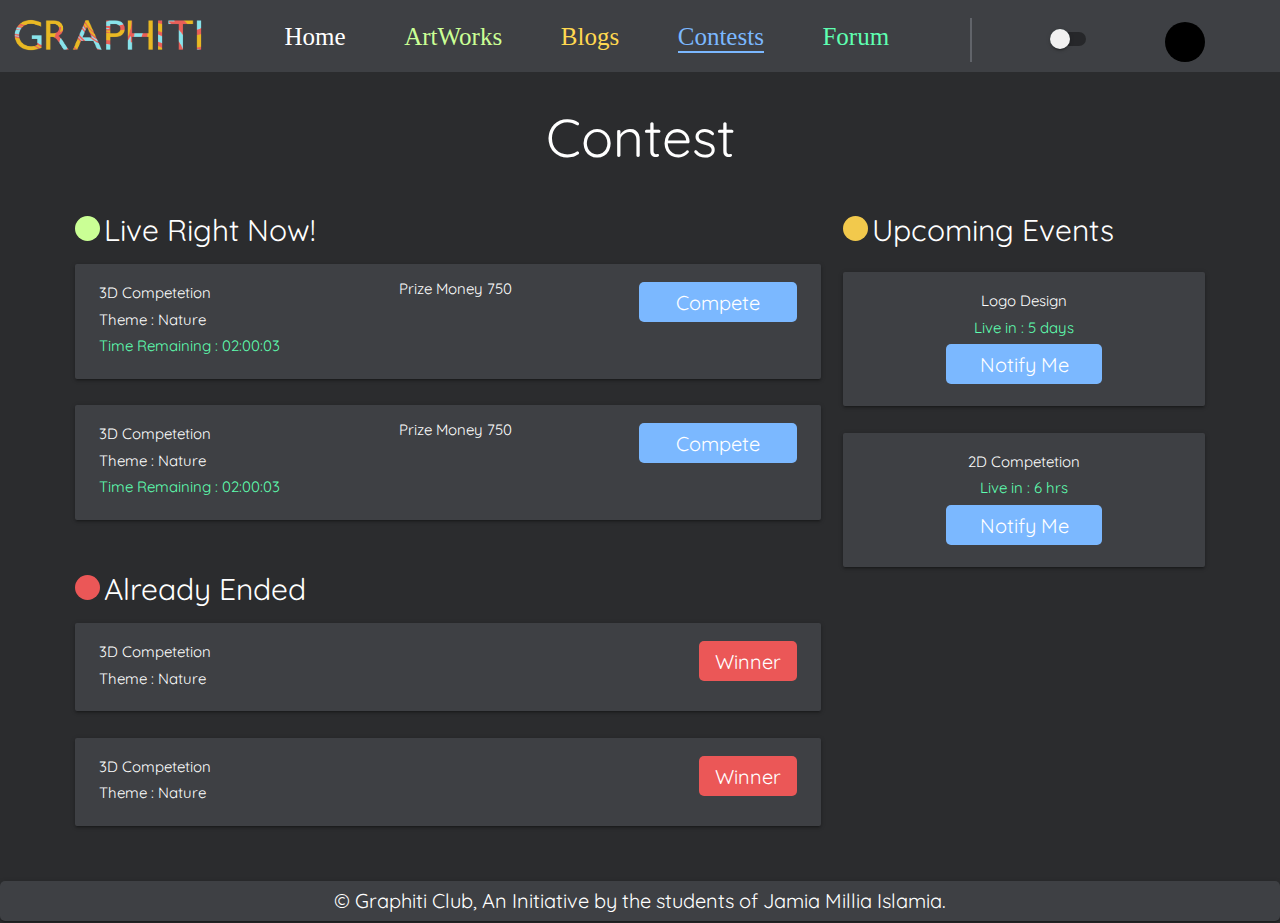
<file: ContestPage/index.html>
<!DOCTYPE html>
<html lang="en">
  <head>
    <meta charset="UTF-8" />
    <meta http-equiv="X-UA-Compatible" content="IE=edge" />
    <meta name="viewport" content="width=device-width, initial-scale=1.0" />
    <link
      rel="stylesheet"
      href="https://cdnjs.cloudflare.com/ajax/libs/materialize/1.0.0/css/materialize.min.css"
    />

    <link
      href="https://fonts.googleapis.com/icon?family=Material+Icons"
      rel="stylesheet"
    />

    <link rel="stylesheet" href="style.css" />
    <script src="main.js" defer></script>
    <title>COntest Page</title>
  </head>
  <body>
    <div class="row nav-bar">
      <div class="hamburgur col s2 sidenav-trigger" data-target="mobile-demo">
        <i class="material-icons">menu</i>
      </div>
      <div class="col s2">
        <a href="#" class="modal-trigger"
          ><div class="brand-name">
            <img
              src="images/WebsiteTextLogo2.png"
              class="logoimg"
              alt=""
            /></div
        ></a>
      </div>
      <div class="col s7 hide-on-med-and-down">
        <div class="explore-links">
          <a href="../index.html"><div class="home">Home</div></a>
          <a href="../ArtWorks/index.html"
            ><div class="art-work">ArtWorks</div></a
          >
          <a href="../Erros/index.html"> <div class="blogs">Blogs</div></a>
          <a href="#!" class="active"><div class="contests">Contests</div></a>
          <a href="../Erros/index.html"><div class="forum">Forum</div></a>
        </div>
      </div>
      <div class="col s3 hide-on-med-and-down">
        <div class="loginBtns">
          <div class="account-links">
            <a href="#loginModal" class="modal-trigger loginModalOpener"
              ><div class="login">Login</div></a
            >
            <a href="#signUpModal" class="modal-trigger signUpModalOpener"
              ><div class="signup btn">Sign Up</div></a
            >
          </div>
        </div>
        <div class="accountBtn">
          <div id="accountBtns">
            <div class="switch">
              <label>
                <input type="checkbox" class="leverPlatform" />
                <span class="lever"></span>
              </label>
            </div>
            <div
              class="profileLink dropdown-trigger"
              data-target="dropdownp"
            ></div>
          </div>
        </div>
      </div>
    </div>
    <ul class="sidenav" id="mobile-demo">
      <li>
        <img src="images/WebsiteTextLogo2.png" alt="" />
      </li>
      <li>
        <a href="../index.html"><div class="home navlinktext">Home</div></a>
      </li>
      <li>
        <a href="../ArtWorks/index.html"
          ><div class="art-work navlinktext">ArtWorks</div></a
        >
      </li>
      <li>
        <a href="../Erros/index.html"
          ><div class="blogs navlinktext">Blogs</div></a
        >
      </li>
      <li>
        <a href="#!" class="active"
          ><div class="contests navlinktext">Contests</div></a
        >
      </li>
      <li>
        <a href="../Erros/index.html"
          ><div class="forum navlinktext">Forum</div></a
        >
      </li>
      <div class="divider"></div>
      <div class="loginBtns">
        <li>
          <a href="#loginModal" class="modal-trigger loginModalOpener"
            ><div class="login navlinktext">Login</div></a
          >
        </li>
        <li>
          <a href="#signUpModal" class="modal-trigger signUpModalOpener"
            ><div class="signup navlinktext">Sign Up</div></a
          >
        </li>
      </div>
      <div class="accountBtn">
        <li>
          <div class="switch">
            <label>
              <input type="checkbox" class="leverPlatform" />
              <span class="lever"></span>
            </label>
          </div>
        </li>
        <li data-target="dropdownp" class="profileInSidenav dropdown-trigger">
          <div class="profileLink"></div>
          <div class="usernameP">Ahmad Raza</div>
        </li>
      </div>
    </ul>
    <div id="signUpModal" class="modal">
      <div class="signup-panel">
        <div class="row">
          <div class="col s12">
            <div class="aBtn">
              <div class="btncontent">
                <div class="aicon">
                  <img src="images/google.png" alt="" />
                </div>
                <div class="aname">Google</div>
              </div>
            </div>
          </div>
          <div class="col s12">
            <div class="aBtn">
              <div class="btncontent">
                <div class="aicon">
                  <img src="images/fb.png" alt="" />
                </div>
                <div class="aname">Facebook</div>
              </div>
            </div>
          </div>

          <div class="col s12 OR">OR</div>

          <div class="col s12">
            <input
              class="browser-default"
              type="text"
              name="username"
              placeholder="enter your username"
            />
          </div>
          <div class="col s12">
            <input
              type="email"
              class="browser-default"
              name="email"
              placeholder="enter your email"
            />
          </div>
          <div class="col s12">
            <input
              class="browser-default"
              type="password"
              name="password"
              placeholder="enter your password"
            />
          </div>

          <div class="col s12">
            <div class="actionBtn">SIGN UP</div>
          </div>
          <div class="col s12">
            <a href="#loginModal" class="modal-trigger loginModalOpener">
              <div class="actionBtn">Already Have An Account</div></a
            >
          </div>
        </div>
      </div>
    </div>

    <div id="loginModal" class="modal">
      <div class="signup-panel">
        <div class="row">
          <div class="col s12">
            <div class="aBtn">
              <div class="btncontent">
                <div class="aicon">
                  <img src="images/google.png" alt="" />
                </div>
                <div class="aname">Google</div>
              </div>
            </div>
          </div>
          <div class="col s12">
            <div class="aBtn">
              <div class="btncontent">
                <div class="aicon">
                  <img src="images/fb.png" alt="" />
                </div>
                <div class="aname">Facebook</div>
              </div>
            </div>
          </div>

          <div class="col s12 OR">OR</div>

          <div class="col s12">
            <input
              type="email"
              class="browser-default"
              name="email"
              placeholder="enter your email"
            />
          </div>
          <div class="col s12">
            <input
              class="browser-default"
              type="password"
              name="password"
              placeholder="enter your password"
            />
          </div>

          <div class="col s12">
            <div class="actionBtn">LOGIN</div>
          </div>
        </div>
      </div>
    </div>

    <!-- NAVBAR HTML ENDS HERE -->
    <div class="container">
      <h2 class="center">Contest</h2>
      <div class="contests">
        <div class="row">
          <div class="col s12 l8">
            <div class="liveEvent">
              <div class="row">
                <div class="col s12">
                  <div class="eventHeading">
                    <div class="circle"></div>
                    <div class="headText">Live Right Now!</div>
                  </div>
                </div>
                <div class="col s12">
                  <div class="event1 card-panel hoverable">
                    <div class="row">
                      <div class="col s12 m5">
                        <div>3D Competetion</div>
                        <div>Theme : Nature</div>
                        <div class="timeCounter">Time Remaining : 02:00:03</div>
                      </div>
                      <div class="col s12 m4">Prize Money 750</div>
                      <div class="col s12 m3">
                        <div class="competeBtn">Compete</div>
                      </div>
                    </div>
                  </div>
                </div>
                <div class="col s12">
                  <div class="event1 card-panel hoverable">
                    <div class="row">
                      <div class="col s12 m5">
                        <div>3D Competetion</div>
                        <div>Theme : Nature</div>
                        <div class="timeCounter">Time Remaining : 02:00:03</div>
                      </div>
                      <div class="col s12 m4 pm">Prize Money 750</div>
                      <div class="col s12 m3">
                        <div class="competeBtn">Compete</div>
                      </div>
                    </div>
                  </div>
                </div>
              </div>
            </div>
            <div class="endedEvent">
              <div class="row">
                <div class="col s12">
                  <div class="eventHeading">
                    <div class="circle"></div>
                    <div class="headText">Already Ended</div>
                  </div>
                </div>
                <div class="col s12">
                  <div class="event1 card-panel hoverable">
                    <div class="row">
                      <div class="col s12 m8 l10">
                        <div>3D Competetion</div>
                        <div>Theme : Nature</div>
                      </div>
                      <div class="col s12 m4 l2">
                        <div class="winnerBtn">Winner</div>
                      </div>
                    </div>
                  </div>
                </div>
                <div class="col s12">
                  <div class="event1 card-panel hoverable">
                    <div class="row">
                      <div class="col s12 m8 l10">
                        <div>3D Competetion</div>
                        <div>Theme : Nature</div>
                      </div>
                      <div class="col s12 m4 l2">
                        <div class="winnerBtn">Winner</div>
                      </div>
                    </div>
                  </div>
                </div>
              </div>
            </div>
          </div>
          <div class="col s12 l4">
            <div class="commingEvent">
              <div class="row">
                <div class="col s12">
                  <div class="eventHeading">
                    <div class="circle"></div>
                    <div class="headText">Upcoming Events</div>
                  </div>
                </div>
                <div class="col s12">
                  <div class="row center">
                    <div class="col s12 m6 l12">
                      <div class="event1 card-panel hoverable">
                        <div class="row">
                          <div class="col s12">
                            <div>Logo Design</div>
                            <div class="timeCounter">Live in : 5 days</div>
                          </div>
                          <div class="col s12 center">
                            <div class="Btn">Notify Me</div>
                          </div>
                        </div>
                      </div>
                    </div>
                    <div class="col s12 m6 l12">
                      <div class="event1 card-panel hoverable">
                        <div class="row">
                          <div class="col s12">
                            <div>2D Competetion</div>
                            <div class="timeCounter">Live in : 6 hrs</div>
                          </div>
                          <div class="col s12 center">
                            <div class="Btn">Notify Me</div>
                          </div>
                        </div>
                      </div>
                    </div>
                  </div>
                </div>
              </div>
            </div>
          </div>
        </div>
      </div>
    </div>
    <div class="dropdown-trigger" data-target="dropdownp"></div>
    <ul id="dropdownp" class="dropdown-content">
      <li><a href="../AccountPage/index.html">My Account</a></li>
      <li><a href="#!">Setting</a></li>
      <li><a href="#!">Log out</a></li>
    </ul>
    <div class="card-panel footer">
      © Graphiti Club, An Initiative by the students of Jamia Millia Islamia.
    </div>
    <script src="https://cdnjs.cloudflare.com/ajax/libs/materialize/1.0.0/js/materialize.min.js"></script>
  </body>
</html>
</file>
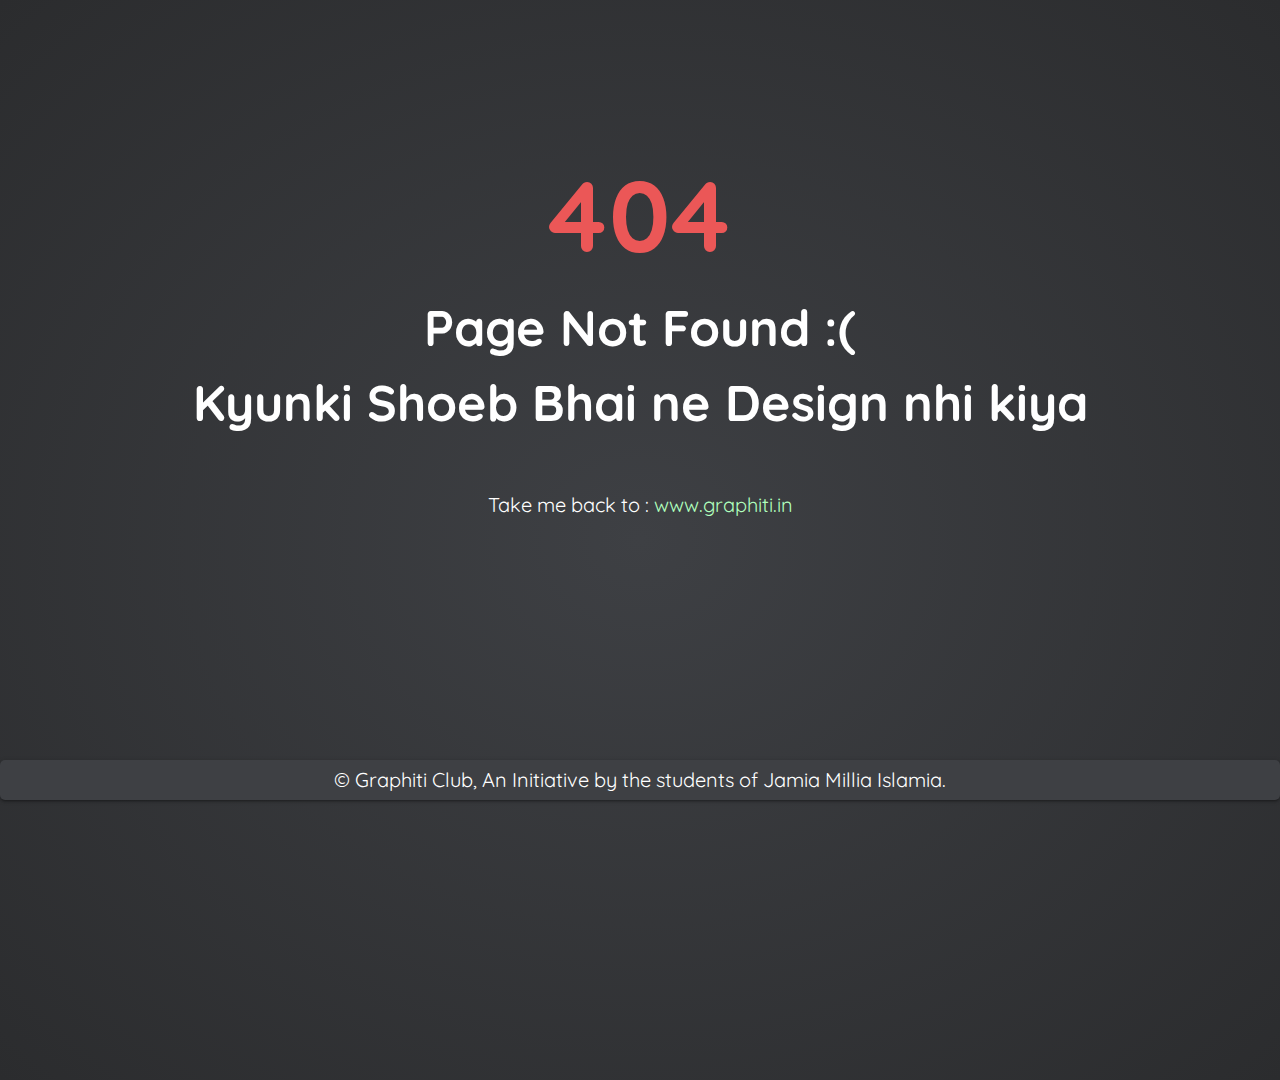
<file: Erros/index.html>
<!DOCTYPE html>
<html lang="en">
  <head>
    <meta charset="UTF-8" />
    <meta http-equiv="X-UA-Compatible" content="IE=edge" />
    <meta name="viewport" content="width=device-width, initial-scale=1.0" />
    <link
      rel="stylesheet"
      href="https://cdnjs.cloudflare.com/ajax/libs/materialize/1.0.0/css/materialize.min.css"
    />
    <link rel="stylesheet" href="style.css" />

    <title>404 Errors</title>
  </head>
  <body>
    <div class="containers">
      <div class="errorname">404</div>
      <div class="errordetail">Page Not Found :(</div>
      <div class="errordetail">Kyunki Shoeb Bhai ne Design nhi kiya</div>
      <div class="directionToHome">
        Take me back to : <a href="../index.html">www.graphiti.in</a>
      </div>
      <div class="card-panel footer">
        © Graphiti Club, An Initiative by the students of Jamia Millia Islamia.
      </div>
    </div>
    <script src="https://cdnjs.cloudflare.com/ajax/libs/materialize/1.0.0/js/materialize.min.js"></script>
  </body>
</html>
</file>
<file: style/style.css>
@import url("https://fonts.googleapis.com/css2?family=Quicksand:wght@500&display=swap");
body {
  background-color: #2B2C2E;
  font-family: 'Quicksand', sans-serif;
  color: white;
}

.nav-bar {
  background: #3E4044;
  margin-bottom: 0;
  padding: 10px 2px;
}

.nav-bar .active {
  border-bottom: 2px white solid;
}

.logoimg {
  width: 100%;
}

.explore-links {
  display: -webkit-box;
  display: -ms-flexbox;
  display: flex;
  -webkit-box-pack: space-evenly;
      -ms-flex-pack: space-evenly;
          justify-content: space-evenly;
  font-family: Roboto;
  font-style: normal;
  font-weight: 500;
  font-size: 25px;
  line-height: 29px;
}

.explore-links .home {
  color: white;
}

.explore-links .art-work {
  color: #CAFF95;
}

.explore-links .blogs {
  color: #FFD850;
}

.explore-links .contests {
  color: #7BB8FF;
}

.explore-links .forum {
  color: #5EFFB1;
}

.navlinktext {
  font-family: Roboto;
  font-style: normal;
  font-weight: 500;
  line-height: 29px;
  font-size: 20px;
  padding-top: 10px;
}

.sidenav {
  background-color: #3E4044;
}

.sidenav li:hover {
  background-color: #2B2C2E;
}

.sidenav .active {
  background-color: #2B2C2E;
}

.sidenav img {
  width: 90%;
  margin-top: 15px;
  margin-left: 5px;
  height: auto;
}

.sidenav .home {
  color: white;
}

.sidenav .art-work {
  color: #CAFF95;
}

.sidenav .blogs {
  color: #FFD850;
}

.sidenav .contests {
  color: #7BB8FF;
}

.sidenav .forum {
  color: #5EFFB1;
}

.sidenav .signup {
  color: white;
}

.sidenav .login {
  color: white;
}

.hamburgur {
  display: none;
}

.account-links {
  display: -webkit-box;
  display: -ms-flexbox;
  display: flex;
  -webkit-box-pack: space-evenly;
      -ms-flex-pack: space-evenly;
          justify-content: space-evenly;
  border-left: 2.5px solid #61646A;
  font-family: Roboto;
  font-style: normal;
  font-weight: normal;
  font-size: 25px;
  line-height: 29px;
  color: #FFFFFF;
}

.account-links .signup {
  background: #EB5757;
  font-family: Roboto;
  font-style: normal;
  font-weight: normal;
  font-size: 25px;
  font-size: 25px;
  border-radius: 15px;
}

.account-links .login {
  color: white;
}

.modal {
  width: 50%;
  padding: 0;
  background-color: transparent;
}

.signup-panel {
  background-color: #333333;
  width: 100%;
  padding: 10px;
  border-radius: 10px;
}

.signup-panel .aBtn {
  width: 87%;
  display: -webkit-box;
  display: -ms-flexbox;
  display: flex;
  cursor: pointer;
  -webkit-box-pack: center;
      -ms-flex-pack: center;
          justify-content: center;
  margin: 0px auto;
  margin-top: 10px;
  border-radius: 10px;
  background-color: #3E4044;
}

.signup-panel .btncontent {
  width: 70%;
  display: -webkit-box;
  display: -ms-flexbox;
  display: flex;
  padding: 8px 10px;
}

.signup-panel .btncontent .aname {
  font-size: 25px;
  font-family: 'Lucida Sans', 'Lucida Sans Regular', 'Lucida Grande', 'Lucida Sans Unicode', Geneva, Verdana, sans-serif;
  text-align: center;
}

.signup-panel .btncontent .aicon {
  padding-right: 10px;
  padding-top: 5px;
}

.signup-panel .btncontent img {
  width: 30px;
}

.signup-panel .OR {
  text-align: center;
  margin-top: 10px;
  font-size: 25px;
  font-weight: 200;
  color: #989898;
}

.signup-panel input {
  display: block;
  width: 80%;
  margin: 10px auto;
  height: 40px;
  border-radius: 5px;
  border: none;
  padding: 5px 12px;
  font-size: 17px;
}

.signup-panel .actionBtn {
  width: 80%;
  text-align: center;
  background-color: #3E4044;
  margin: 10px auto;
  padding: 8px 15px;
  font-size: 20px;
  color: white;
  letter-spacing: 1px;
  cursor: pointer;
  border-radius: 2px;
}

.displaynone {
  display: none;
}

.displayit {
  display: block;
}

.switch {
  font-size: 20px;
}

.switch label {
  font-size: 20px;
}

.dropdown-content {
  background: #333;
  border-radius: 10px;
  position: relative;
  top: -50px;
  width: 100px;
}

.dropdown-content li a {
  color: white;
}

.dropdown-content li:hover {
  background: #61646A;
}

.dropdown-content li:hover a {
  color: #B0FFBD;
}

.profileInSidenav {
  display: -webkit-box;
  display: -ms-flexbox;
  display: flex;
}

.profileInSidenav .usernameP {
  margin-left: 20px;
  font-size: 20px;
}

.profileInSidenav .profileLink {
  margin-top: 10px;
  margin-left: 10px;
}

.material-icons {
  cursor: pointer;
}

.profileLink {
  width: 40px;
  height: 40px;
  background-color: black;
  border-radius: 50%;
}

#accountBtns {
  display: -webkit-box;
  display: -ms-flexbox;
  display: flex;
  -webkit-box-pack: space-evenly;
      -ms-flex-pack: space-evenly;
          justify-content: space-evenly;
  border-left: 2.5px solid #61646A;
}

#accountBtns .profileLink {
  width: 40px;
  height: 40px;
  background-color: black;
  border-radius: 50%;
}

@media screen and (max-width: 992px) {
  .logoimg {
    width: 130%;
    margin-left: 100%;
  }
  .hamburgur {
    display: block;
  }
  .hamburgur i {
    font-size: 50px;
    display: block;
    padding-left: 10px;
  }
  .modal {
    width: 85%;
  }
}

@media screen and (max-width: 750px) {
  .logoimg {
    width: 250%;
    margin-left: 100%;
  }
}

@media screen and (max-width: 600px) {
  .logoimg {
    width: 360%;
    margin-top: 5px;
    margin-left: 100%;
  }
}

.homepage .category {
  background-color: #3E4044;
  border-radius: 10px;
  height: 200px;
  font-size: 30px;
  text-align: center;
  padding-top: 45px;
}

.homepage .category .card-reveal {
  background-color: #3E4044;
  font-size: 18px;
  text-align: start;
  padding-top: 5px;
}

.homepage .category .card-reveal p {
  margin-top: 0;
  color: white;
}

.homepage .category .card-reveal .card-title {
  font-size: 30px;
  padding-bottom: 10px;
}

.homepage .category .card-reveal .card-title i {
  font-size: 30px;
  color: red;
}

.homepage .d3 {
  color: #7BB8FF;
}

.homepage .d2 {
  color: #B0FFBD;
}

.homepage .ve {
  color: #FC3E99;
}

.homepage .ani {
  color: #F2C94C;
}

#liveContest img {
  display: block;
  margin: 0 auto;
  width: 30%;
}

#liveContest .heading {
  font-size: 30px;
  text-align: center;
}

#liveContest .heading span {
  color: #7BB8FF;
}

#liveContest .heading .circle {
  background: red;
}

p {
  font-size: 17px;
}

#WannaHelp .heading {
  font-size: 30px;
  text-align: center;
}

#WannaHelp .heading span {
  color: #c93333;
}

#WannaHelp #applyNow {
  background-color: #EB5757;
  width: 80%;
  border-radius: 20px;
  font-size: 20px;
  height: 50px;
  padding: 6px 12px;
}

#WannaHelp #applyNow:hover {
  background: white;
  color: #EB5757;
}

#getMerch .heading {
  font-size: 30px;
  text-align: center;
}

#getMerch .heading span {
  color: #93f5a3;
}

#getMerch .applyNow {
  position: relative;
  background-color: #EB5757;
  width: 80%;
  border-radius: 20px;
  font-size: 20px;
  height: 50px;
  padding: 6px 12px;
}

#getMerch .applyNow:hover {
  background: white;
  color: #EB5757;
}

#getMerch .merchPhotos {
  width: 80%;
  margin-bottom: 0;
  margin-left: auto;
  margin-right: auto;
}

#getMerch .merch1 {
  cursor: pointer;
  height: 70px;
  background: #FFD7D7;
}

#getMerch .merch1:hover {
  border: 3px #333 solid;
}

#getMerch .merch2 {
  cursor: pointer;
  background: #D8DCFF;
  height: 70px;
}

#getMerch .merch2:hover {
  border: 3px #333 solid;
}

.card-panel {
  background: #3E4044;
  border-radius: 20px;
  height: 320px;
}

.card-panel img {
  border-radius: 20px;
}

.container {
  width: 85%;
}

.footer {
  height: 40px;
  padding-top: 5px;
  padding-bottom: 10px;
  font-size: 20px;
  width: 100%;
  text-align: center;
  border-radius: 5px;
  margin-bottom: 0;
}

.footer:hover {
  color: #3E4044;
  background: white;
}

@media screen and (max-width: 800px) {
  .footer {
    font-size: 11px;
    padding-top: 12px;
  }
  .container {
    width: 90%;
  }
}

@media screen and (max-width: 600px) {
  .container {
    width: 90%;
  }
  .footer {
    font-size: 9px;
  }
}
/*# sourceMappingURL=style.css.map */
</file>
<file: AccountPage/style.css>
@import url("https://fonts.googleapis.com/css2?family=Quicksand:wght@500&display=swap");
body {
  background-color: #333;
  color: white;
  font-family: 'Quicksand', sans-serif;
}

.nav-bar {
  background: #3E4044;
  margin-bottom: 0;
  padding: 10px 2px;
}

.nav-bar .active {
  border-bottom: 3px solid black;
}

.logoimg {
  width: 100%;
}

.explore-links {
  display: -webkit-box;
  display: -ms-flexbox;
  display: flex;
  -webkit-box-pack: space-evenly;
      -ms-flex-pack: space-evenly;
          justify-content: space-evenly;
  font-family: Roboto;
  font-style: normal;
  font-weight: 500;
  font-size: 25px;
  line-height: 29px;
}

.explore-links .home {
  color: white;
}

.explore-links .art-work {
  color: #CAFF95;
}

.explore-links .blogs {
  color: #FFD850;
}

.explore-links .contests {
  color: #7BB8FF;
}

.explore-links .forum {
  color: #5EFFB1;
}

.navlinktext {
  font-family: Roboto;
  font-style: normal;
  font-weight: 500;
  line-height: 29px;
  font-size: 20px;
  padding-top: 10px;
}

.sidenav {
  background-color: #3E4044;
}

.sidenav li:hover {
  background-color: #2B2C2E;
}

.sidenav .active {
  background: #2B2C2E;
}

.sidenav img {
  width: 90%;
  margin-top: 15px;
  margin-left: 5px;
}

.sidenav .home {
  color: white;
}

.sidenav .art-work {
  color: #CAFF95;
}

.sidenav .blogs {
  color: #FFD850;
}

.sidenav .contests {
  color: #7BB8FF;
}

.sidenav .forum {
  color: #5EFFB1;
}

.sidenav .signup {
  color: white;
}

.sidenav .login {
  color: white;
}

.hamburgur {
  display: none;
}

.account-links {
  display: -webkit-box;
  display: -ms-flexbox;
  display: flex;
  -webkit-box-pack: space-evenly;
      -ms-flex-pack: space-evenly;
          justify-content: space-evenly;
  border-left: 2.5px solid #61646A;
  font-family: Roboto;
  font-style: normal;
  font-weight: normal;
  font-size: 25px;
  line-height: 29px;
  color: #FFFFFF;
}

.account-links .signup {
  background: #EB5757;
  font-family: Roboto;
  font-style: normal;
  font-weight: normal;
  font-size: 25px;
  font-size: 25px;
  border-radius: 15px;
}

.account-links .login {
  color: white;
}

.modal {
  width: 50%;
  padding: 0;
  background-color: transparent;
}

.signup-panel {
  background-color: #333333;
  width: 100%;
  padding: 10px;
  border-radius: 10px;
}

.signup-panel .aBtn {
  width: 87%;
  display: -webkit-box;
  display: -ms-flexbox;
  display: flex;
  cursor: pointer;
  -webkit-box-pack: center;
      -ms-flex-pack: center;
          justify-content: center;
  margin: 0px auto;
  margin-top: 10px;
  border-radius: 10px;
  background-color: #3E4044;
}

.signup-panel .btncontent {
  width: 70%;
  display: -webkit-box;
  display: -ms-flexbox;
  display: flex;
  padding: 8px 10px;
}

.signup-panel .btncontent .aname {
  font-size: 25px;
  font-family: 'Lucida Sans', 'Lucida Sans Regular', 'Lucida Grande', 'Lucida Sans Unicode', Geneva, Verdana, sans-serif;
  text-align: center;
}

.signup-panel .btncontent .aicon {
  padding-right: 10px;
  padding-top: 5px;
}

.signup-panel .btncontent img {
  width: 30px;
}

.signup-panel .OR {
  text-align: center;
  margin-top: 10px;
  font-size: 25px;
  font-weight: 200;
  color: #989898;
}

.signup-panel input {
  display: block;
  width: 80%;
  margin: 10px auto;
  height: 40px;
  border-radius: 5px;
  border: none;
  padding: 5px 12px;
  font-size: 17px;
}

.signup-panel .actionBtn {
  width: 80%;
  text-align: center;
  background-color: #3E4044;
  margin: 10px auto;
  padding: 8px 15px;
  font-size: 20px;
  color: white;
  letter-spacing: 1px;
  cursor: pointer;
  border-radius: 2px;
}

.displaynone {
  display: none;
}

.displayit {
  display: block;
}

.switch {
  font-size: 20px;
}

.switch label {
  font-size: 20px;
}

.dropdown-content {
  background: #333;
  border-radius: 10px;
  position: relative;
  top: -50px;
  width: 100px;
}

.dropdown-content .selected {
  color: #B0FFBD;
}

.dropdown-content li a {
  color: white;
}

.dropdown-content li:hover {
  background: #61646A;
}

.dropdown-content li:hover a {
  color: #B0FFBD;
}

.profileInSidenav {
  display: -webkit-box;
  display: -ms-flexbox;
  display: flex;
}

.profileInSidenav .usernameP {
  margin-left: 20px;
  font-size: 20px;
}

.profileInSidenav .profileLink {
  margin-top: 5px;
  margin-left: 10px;
}

.material-icons {
  cursor: pointer;
}

.profileLink {
  width: 40px;
  height: 40px;
  background-color: black;
  border-radius: 50%;
  border: 2px solid #5EFFB1;
}

#accountBtns {
  display: -webkit-box;
  display: -ms-flexbox;
  display: flex;
  -webkit-box-pack: space-evenly;
      -ms-flex-pack: space-evenly;
          justify-content: space-evenly;
  border-left: 2.5px solid #61646A;
}

#accountBtns .profileLink {
  width: 40px;
  height: 40px;
  background-color: black;
  border-radius: 50%;
}

@media screen and (max-width: 992px) {
  .logoimg {
    width: 130%;
    margin-left: 100%;
  }
  .hamburgur {
    display: block;
  }
  .hamburgur i {
    font-size: 50px;
    display: block;
    padding-left: 10px;
  }
  .modal {
    width: 85%;
  }
}

@media screen and (max-width: 750px) {
  .logoimg {
    width: 250%;
    margin-left: 100%;
  }
}

@media screen and (max-width: 600px) {
  .logoimg {
    width: 360%;
    margin-top: 5px;
    margin-left: 100%;
  }
}

.coverPhoto {
  width: 100%;
  height: 280px;
  background-image: url("wallpapersden.com_minimal-ship-artwork-purple-background_1280x7202.jpg");
  background-color: #3E4044;
  display: -webkit-box;
  display: -ms-flexbox;
  display: flex;
  -webkit-box-orient: vertical;
  -webkit-box-direction: normal;
      -ms-flex-direction: column;
          flex-direction: column;
  -webkit-box-align: center;
      -ms-flex-align: center;
          align-items: center;
  -webkit-box-pack: justify;
      -ms-flex-pack: justify;
          justify-content: space-between;
  text-align: center;
}

.coverPhoto h1 {
  font-size: 40px;
  padding: 0;
  margin: 0;
  margin-top: 10%;
}

.coverPhoto p {
  font-size: 16px;
  padding: 0;
  margin: 0;
  margin: 5px 0;
  color: #CACACA;
}

.coverPhoto .profilePicture {
  width: 100px;
  height: 100px;
  border-radius: 50px;
  background-color: #333;
}

.coverPhoto .details {
  margin-bottom: 10px;
  display: -webkit-box;
  display: -ms-flexbox;
  display: flex;
  -ms-flex-pack: distribute;
      justify-content: space-around;
  width: 50%;
}

.coverPhoto img {
  width: 15%;
}

.container {
  width: 90%;
  margin-top: 10px;
}

.myuploads {
  padding: 5px 10px;
  background-color: #3E4044;
  border-radius: 10px;
}

.myuploads .headers {
  text-align: center;
  color: #CAFF95;
  font-size: 20px;
}

.myuploads .card-panel {
  height: 200px;
}

.myuploads .upload1 {
  background-color: #F2C94C;
}

.myuploads .upload2 {
  background-color: #6FCF97;
}

.myuploads .upload3 {
  background-color: #F2994A;
}

.myuploads .upload4 {
  background-color: #EB5757;
}

.myuploads .upload5 {
  background-color: #FFF7B0;
}

.myuploads .upload6 {
  background-color: #9B51E0;
}

.mybio {
  background-color: #3E4044;
  border-radius: 10px;
}

.mybio .headers {
  color: #EB5757;
  font-size: 20px;
}

.mysaves {
  background-color: #3E4044;
  border-radius: 10px;
}

.mysaves .headers {
  margin-bottom: 20px;
  color: #7BB8FF;
  font-size: 20px;
}

.panels {
  height: 100px;
}

.panels .card-panels {
  width: 100px;
  height: 100px;
  border-radius: 5px;
}

.panels .p1 {
  background-color: #F2C94C;
  position: relative;
  left: 0px;
}

.panels .p2 {
  background-color: #6FCF97;
  position: relative;
  left: 40px;
  top: -100px;
}

.panels .p3 {
  background-color: #F2994A;
  position: relative;
  left: 80px;
  top: -200px;
}

.panels .p4 {
  background-color: #EB5757;
  position: relative;
  left: 120px;
  top: -300px;
}

.panels .p5 {
  background-color: #FFF7B0;
  position: relative;
  left: 160px;
  top: -400px;
}

.panels .p6 {
  background-color: #9B51E0;
  position: relative;
  left: 200px;
  top: -500px;
}

@media screen and (min-width: 850px) {
  .coverPhoto .details {
    width: 25%;
  }
}

.footer {
  height: 40px;
  padding-top: 5px;
  padding-bottom: 10px;
  font-size: 20px;
  width: 100%;
  margin: 2px auto;
  text-align: center;
  border-radius: 5px;
  background-color: #3E4044;
  color: white;
}

.footer:hover {
  color: #3E4044;
  background: white;
}

@media screen and (max-width: 800px) {
  .myuploads .card-panel {
    width: 90%;
    margin: 10px auto;
  }
  .footer {
    font-size: 11px;
    padding-top: 12px;
  }
}

@media screen and (max-width: 500px) {
  .container {
    width: 90%;
  }
  .footer {
    font-size: 9px;
  }
}
/*# sourceMappingURL=style.css.map */
</file>
<file: ArtWorks/style.css>
body {
  background: #333;
  color: white;
}

.nav-bar {
  background: #3E4044;
  margin-bottom: 0;
  padding: 10px 2px;
}

.nav-bar .active {
  border-bottom: 2px solid #CAFF95;
}

.logoimg {
  width: 100%;
}

.explore-links {
  display: -webkit-box;
  display: -ms-flexbox;
  display: flex;
  -webkit-box-pack: space-evenly;
      -ms-flex-pack: space-evenly;
          justify-content: space-evenly;
  font-family: Roboto;
  font-style: normal;
  font-weight: 500;
  font-size: 25px;
  line-height: 29px;
}

.explore-links .home {
  color: white;
}

.explore-links .art-work {
  color: #CAFF95;
}

.explore-links .blogs {
  color: #FFD850;
}

.explore-links .contests {
  color: #7BB8FF;
}

.explore-links .forum {
  color: #5EFFB1;
}

.navlinktext {
  font-family: Roboto;
  font-style: normal;
  font-weight: 500;
  line-height: 29px;
  font-size: 20px;
  padding-top: 10px;
}

.sidenav {
  background-color: #3E4044;
}

.sidenav li:hover {
  background-color: #2B2C2E;
}

.sidenav .active {
  background-color: #2B2C2E;
}

.sidenav img {
  width: 90%;
  margin-top: 15px;
  margin-left: 5px;
}

.sidenav .home {
  color: white;
}

.sidenav .art-work {
  color: #CAFF95;
}

.sidenav .blogs {
  color: #FFD850;
}

.sidenav .contests {
  color: #7BB8FF;
}

.sidenav .forum {
  color: #5EFFB1;
}

.sidenav .signup {
  color: white;
}

.sidenav .login {
  color: white;
}

.hamburgur {
  display: none;
}

.account-links {
  display: -webkit-box;
  display: -ms-flexbox;
  display: flex;
  -webkit-box-pack: space-evenly;
      -ms-flex-pack: space-evenly;
          justify-content: space-evenly;
  border-left: 2.5px solid #61646A;
  font-family: Roboto;
  font-style: normal;
  font-weight: normal;
  font-size: 25px;
  line-height: 29px;
  color: #FFFFFF;
}

.account-links .signup {
  background: #EB5757;
  font-family: Roboto;
  font-style: normal;
  font-weight: normal;
  font-size: 25px;
  font-size: 25px;
  border-radius: 6px;
}

.account-links .login {
  color: white;
}

.modal {
  width: 50%;
  padding: 0;
  background-color: transparent;
}

.signup-panel {
  background-color: #333333;
  width: 100%;
  padding: 10px;
  border-radius: 6px;
}

.signup-panel .aBtn {
  width: 87%;
  display: -webkit-box;
  display: -ms-flexbox;
  display: flex;
  cursor: pointer;
  -webkit-box-pack: center;
      -ms-flex-pack: center;
          justify-content: center;
  margin: 0px auto;
  margin-top: 10px;
  border-radius: 6px;
  background-color: #3E4044;
}

.signup-panel .btncontent {
  width: 70%;
  display: -webkit-box;
  display: -ms-flexbox;
  display: flex;
  padding: 8px 10px;
}

.signup-panel .btncontent .aname {
  font-size: 25px;
  font-family: 'Lucida Sans', 'Lucida Sans Regular', 'Lucida Grande', 'Lucida Sans Unicode', Geneva, Verdana, sans-serif;
  text-align: center;
}

.signup-panel .btncontent .aicon {
  padding-right: 10px;
  padding-top: 5px;
}

.signup-panel .btncontent img {
  width: 30px;
}

.signup-panel .OR {
  text-align: center;
  margin-top: 10px;
  font-size: 25px;
  font-weight: 200;
  color: #989898;
}

.signup-panel input {
  display: block;
  width: 80%;
  margin: 10px auto;
  height: 40px;
  border-radius: 6px;
  border: none;
  padding: 5px 12px;
  font-size: 17px;
}

.signup-panel .actionBtn {
  width: 80%;
  text-align: center;
  background-color: #3E4044;
  margin: 10px auto;
  padding: 8px 15px;
  font-size: 20px;
  color: white;
  letter-spacing: 1px;
  cursor: pointer;
  border-radius: 2px;
}

.displaynone {
  display: none;
}

.displayit {
  display: block;
}

.switch {
  font-size: 20px;
}

.switch label {
  font-size: 20px;
}

.dropdown-content {
  background: #333;
  border-radius: 6px;
  position: relative;
  top: -50px;
  width: 100px;
}

.dropdown-content li a {
  color: white;
}

.dropdown-content li:hover {
  background: #61646A;
}

.dropdown-content li:hover a {
  color: #B0FFBD;
}

.profileInSidenav {
  display: -webkit-box;
  display: -ms-flexbox;
  display: flex;
}

.profileInSidenav .usernameP {
  margin-left: 20px;
  font-size: 20px;
}

.profileInSidenav .profileLink {
  margin-top: 10px;
  margin-left: 10px;
}

.material-icons {
  cursor: pointer;
}

.profileLink {
  width: 40px;
  height: 40px;
  background-color: black;
  border-radius: 50%;
}

#accountBtns {
  display: -webkit-box;
  display: -ms-flexbox;
  display: flex;
  -webkit-box-pack: space-evenly;
      -ms-flex-pack: space-evenly;
          justify-content: space-evenly;
  border-left: 2.5px solid #61646A;
}

#accountBtns .profileLink {
  width: 40px;
  height: 40px;
  background-color: black;
  border-radius: 50%;
}

@media screen and (max-width: 992px) {
  .logoimg {
    width: 130%;
    margin-left: 100%;
  }
  .hamburgur {
    display: block;
  }
  .hamburgur i {
    font-size: 40px;
    display: block;
    padding-left: 10px;
  }
  .modal {
    width: 85%;
  }
}

@media screen and (max-width: 750px) {
  .logoimg {
    width: 250%;
    margin-left: 100%;
  }
}

@media screen and (max-width: 600px) {
  .logoimg {
    width: 360%;
    margin-top: 5px;
    margin-left: 100%;
  }
}

.divider {
  background: #61646A;
  height: 2px;
}

.someNotifications {
  margin-top: 70px;
}

.artsection {
  margin-top: 25px;
}

.dropdown-content {
  background: #333;
  border-radius: 6px;
}

.dropdown-content .selected {
  color: #B0FFBD;
}

.dropdown-content li a {
  color: white;
}

.dropdown-content li:hover {
  background: #61646A;
}

.dropdown-content li:hover a {
  color: #B0FFBD;
}

.container {
  margin-top: 10vh;
  width: 60%;
}

.container .paginationSection {
  display: -webkit-box;
  display: -ms-flexbox;
  display: flex;
  -webkit-box-pack: center;
      -ms-flex-pack: center;
          justify-content: center;
}

.container .paginationSection .active {
  background: #7BB8FF;
  border-radius: 50%;
}

.container .paginationSection .active a {
  color: white;
}

.container .paginationSection li {
  border-radius: 50%;
  background: white;
}

.container .paginationSection li a {
  color: #7BB8FF;
}

.container .paginationSection .disabled a {
  color: #333;
}

.container .filters {
  background: #61646A;
  border-radius: 6px;
  text-align: center;
  color: white;
  font-size: 16px;
  padding: 3px 1px;
  cursor: pointer;
}

.container .card {
  background: transparent;
  border-radius: 6px;
}

.container .card:hover {
  width: 110%;
  position: relative;
  top: -10px;
  left: -10px;
}

.container .card .card-content {
  padding: 0;
}

.container .card img {
  border-top-left-radius: 10px;
  border-top-right-radius: 10px;
}

.container .card .userInfo {
  display: -webkit-box;
  display: -ms-flexbox;
  display: flex;
  background: #61646A;
  position: relative;
}

.container .card .userInfo .dp {
  width: 5%;
}

.container .card .userInfo .username {
  font-size: 20px;
  margin: 0 auto;
}

.container .card .userInfo img {
  height: 100%;
  width: 250%;
  border-top-right-radius: 50px;
  border-bottom-right-radius: 50px;
}

.container .card .userInfo img:hover {
  border-top-left-radius: 50px;
  border-bottom-left-radius: 50px;
}

.container .card .card-action {
  padding-bottom: 0;
  padding-top: 5px;
  background: white;
  border-bottom-left-radius: 10px;
  border-bottom-right-radius: 10px;
}

.container .card .card-action img {
  margin-left: 20px;
  width: 40%;
}

.container .card .card-action img:hover {
  width: 60%;
  position: relative;
  top: -2px;
  left: -5px;
}

#liveContest img {
  display: block;
  margin: 0 auto;
  width: 40%;
}

#liveContest .heading {
  font-size: 30px;
  text-align: center;
}

#liveContest .heading span {
  color: #7BB8FF;
}

#liveContest .heading .circle {
  background: red;
}

#WannaHelp .heading {
  font-size: 30px;
  text-align: center;
}

#WannaHelp .heading span {
  color: #c93333;
}

#WannaHelp #applyNow {
  background-color: #EB5757;
  width: 80%;
  border-radius: 6px;
  font-size: 20px;
  height: 50px;
  padding: 6px 12px;
}

#WannaHelp #applyNow:hover {
  background: white;
  color: #EB5757;
}

#getMerch .heading {
  font-size: 30px;
  text-align: center;
}

#getMerch .heading span {
  color: #93f5a3;
}

#getMerch .applyNow {
  position: relative;
  background-color: #EB5757;
  width: 80%;
  border-radius: 6px;
  font-size: 20px;
  height: 50px;
  padding: 6px 12px;
}

#getMerch .applyNow:hover {
  background: white;
  color: #EB5757;
}

#getMerch .merchPhotos {
  width: 80%;
  margin-bottom: 0;
  margin-left: auto;
  margin-right: auto;
}

#getMerch .merch1 {
  cursor: pointer;
  height: 70px;
  background: #FFD7D7;
}

#getMerch .merch1:hover {
  border: 3px #333 solid;
}

#getMerch .merch2 {
  cursor: pointer;
  background: #D8DCFF;
  height: 70px;
}

#getMerch .merch2:hover {
  border: 3px #333 solid;
}

.card-panel {
  background: #3E4044;
  border-radius: 6px;
  height: 320px;
}

.card-panel img {
  border-radius: 6px;
}

.footer {
  height: 40px;
  padding-top: 5px;
  padding-bottom: 10px;
  font-size: 20px;
  margin: 2px auto;
  text-align: center;
  border-radius: 6px;
}

.footer:hover {
  color: #3E4044;
  background: white;
}

@media screen and (max-width: 990px) {
  .container {
    width: 50%;
  }
}

@media screen and (max-width: 800px) {
  .footer {
    font-size: 11px;
    padding-top: 12px;
  }
  .container {
    width: 60%;
  }
}

@media screen and (max-width: 500px) {
  .container {
    width: 80%;
  }
  .paginationSection {
    width: 100%;
  }
  .footer {
    font-size: 9px;
  }
}

.msgs {
  width: 80%;
  margin: 2px auto;
  padding: 3px 10px;
}
/*# sourceMappingURL=style.css.map */
</file>
<file: ContestPage/style.css>
@import url("https://fonts.googleapis.com/css2?family=Quicksand&display=swap");
body {
  background: #2B2C2E;
  font-family: 'Quicksand', sans-serif;
  color: white;
}

.nav-bar {
  background: #3E4044;
  margin-bottom: 0;
  margin-top: 0;
  padding: 10px 2px;
}

.nav-bar .active {
  border-bottom: 2px solid #7BB8FF;
}

.logoimg {
  width: 100%;
}

.explore-links {
  display: -webkit-box;
  display: -ms-flexbox;
  display: flex;
  -webkit-box-pack: space-evenly;
      -ms-flex-pack: space-evenly;
          justify-content: space-evenly;
  font-family: Roboto;
  font-style: normal;
  font-weight: 500;
  font-size: 25px;
  line-height: 29px;
}

.explore-links .home {
  color: white;
}

.explore-links .art-work {
  color: #CAFF95;
}

.explore-links .blogs {
  color: #FFD850;
}

.explore-links .contests {
  color: #7BB8FF;
}

.explore-links .forum {
  color: #5EFFB1;
}

.navlinktext {
  font-family: Roboto;
  font-style: normal;
  font-weight: 500;
  line-height: 29px;
  font-size: 20px;
  padding-top: 10px;
}

.sidenav {
  background-color: #3E4044;
}

.sidenav li:hover {
  background-color: #2B2C2E;
}

.sidenav .active {
  background-color: #2B2C2E;
}

.sidenav img {
  width: 90%;
  margin-top: 15px;
  margin-left: 5px;
}

.sidenav .home {
  color: white;
}

.sidenav .art-work {
  color: #CAFF95;
}

.sidenav .blogs {
  color: #FFD850;
}

.sidenav .contests {
  color: #7BB8FF;
}

.sidenav .forum {
  color: #5EFFB1;
}

.sidenav .signup {
  color: white;
}

.sidenav .login {
  color: white;
}

.hamburgur {
  display: none;
}

.account-links {
  display: -webkit-box;
  display: -ms-flexbox;
  display: flex;
  -webkit-box-pack: space-evenly;
      -ms-flex-pack: space-evenly;
          justify-content: space-evenly;
  border-left: 2.5px solid #61646A;
  font-family: Roboto;
  font-style: normal;
  font-weight: normal;
  font-size: 25px;
  line-height: 29px;
  color: #FFFFFF;
}

.account-links .signup {
  background: #EB5757;
  font-family: Roboto;
  font-style: normal;
  font-weight: normal;
  font-size: 25px;
  font-size: 25px;
  border-radius: 15px;
}

.account-links .login {
  color: white;
}

.modal {
  width: 50%;
  padding: 0;
  background-color: transparent;
}

.signup-panel {
  background-color: #333333;
  width: 100%;
  padding: 10px;
  border-radius: 10px;
}

.signup-panel .aBtn {
  width: 87%;
  display: -webkit-box;
  display: -ms-flexbox;
  display: flex;
  cursor: pointer;
  -webkit-box-pack: center;
      -ms-flex-pack: center;
          justify-content: center;
  margin: 0px auto;
  margin-top: 10px;
  border-radius: 10px;
  background-color: #3E4044;
}

.signup-panel .btncontent {
  width: 70%;
  display: -webkit-box;
  display: -ms-flexbox;
  display: flex;
  padding: 8px 10px;
}

.signup-panel .btncontent .aname {
  font-size: 25px;
  font-family: 'Lucida Sans', 'Lucida Sans Regular', 'Lucida Grande', 'Lucida Sans Unicode', Geneva, Verdana, sans-serif;
  text-align: center;
}

.signup-panel .btncontent .aicon {
  padding-right: 10px;
  padding-top: 5px;
}

.signup-panel .btncontent img {
  width: 30px;
}

.signup-panel .OR {
  text-align: center;
  margin-top: 10px;
  font-size: 25px;
  font-weight: 200;
  color: #989898;
}

.signup-panel input {
  display: block;
  width: 80%;
  margin: 10px auto;
  height: 40px;
  border-radius: 5px;
  border: none;
  padding: 5px 12px;
  font-size: 17px;
}

.signup-panel .actionBtn {
  width: 80%;
  text-align: center;
  background-color: #3E4044;
  margin: 10px auto;
  padding: 8px 15px;
  font-size: 20px;
  color: white;
  letter-spacing: 1px;
  cursor: pointer;
  border-radius: 2px;
}

.displaynone {
  display: none;
}

.displayit {
  display: block;
}

.switch {
  font-size: 20px;
}

.switch label {
  font-size: 20px;
}

.dropdown-content {
  background: #333;
  border-radius: 10px;
  position: relative;
  top: -50px;
  width: 100px;
}

.dropdown-content li a {
  color: white;
}

.dropdown-content li:hover {
  background: #61646A;
}

.dropdown-content li:hover a {
  color: #B0FFBD;
}

.profileInSidenav {
  display: -webkit-box;
  display: -ms-flexbox;
  display: flex;
}

.profileInSidenav .usernameP {
  margin-left: 20px;
  font-size: 20px;
}

.profileInSidenav .profileLink {
  margin-top: 10px;
  margin-left: 10px;
}

.material-icons {
  cursor: pointer;
}

.profileLink {
  width: 40px;
  height: 40px;
  background-color: black;
  border-radius: 50%;
}

#accountBtns {
  display: -webkit-box;
  display: -ms-flexbox;
  display: flex;
  -webkit-box-pack: space-evenly;
      -ms-flex-pack: space-evenly;
          justify-content: space-evenly;
  border-left: 2.5px solid #61646A;
}

#accountBtns .profileLink {
  width: 40px;
  height: 40px;
  background-color: black;
  border-radius: 50%;
}

@media screen and (max-width: 992px) {
  .logoimg {
    width: 130%;
    margin-left: 100%;
  }
  .hamburgur {
    display: block;
  }
  .hamburgur i {
    font-size: 50px;
    display: block;
    padding-left: 10px;
  }
  .modal {
    width: 85%;
  }
}

@media screen and (max-width: 750px) {
  .logoimg {
    width: 250%;
    margin-left: 100%;
  }
}

@media screen and (max-width: 600px) {
  .logoimg {
    width: 360%;
    margin-top: 5px;
    margin-left: 100%;
  }
}

div {
  margin-top: 4px;
}

.liveEvent .card-panel {
  background: #3E4044;
  padding-top: 6px;
  padding-bottom: 1px;
}

.liveEvent .timeCounter {
  color: #5EFFB1;
}

.liveEvent .eventHeading {
  font-size: 30px;
  display: -webkit-box;
  display: -ms-flexbox;
  display: flex;
}

.liveEvent .eventHeading .circle {
  background: #CAFF95;
  width: 25px;
  height: 25px;
  border-radius: 50%;
  margin-top: 12px;
  margin-right: 4px;
}

.liveEvent .competeBtn {
  background: #7BB8FF;
  color: white;
  width: 100%;
  text-align: center;
  height: 40px;
  font-size: 20px;
  padding: 6px 12px;
  cursor: pointer;
  border-radius: 5px;
}

.liveEvent .competeBtn:hover {
  background: white;
  color: #7BB8FF;
  border-radius: 10px;
}

.endedEvent .card-panel {
  background: #3E4044;
  padding-top: 6px;
  padding-bottom: 1px;
}

.endedEvent .eventHeading {
  font-size: 30px;
  display: -webkit-box;
  display: -ms-flexbox;
  display: flex;
}

.endedEvent .eventHeading .circle {
  background: #EB5757;
  width: 25px;
  height: 25px;
  border-radius: 50%;
  margin-top: 12px;
  margin-right: 4px;
}

.endedEvent .winnerBtn {
  background: #EB5757;
  color: white;
  width: 100%;
  text-align: center;
  height: 40px;
  font-size: 20px;
  padding: 6px 12px;
  cursor: pointer;
  border-radius: 5px;
}

.endedEvent .winnerBtn:hover {
  background: white;
  color: #EB5757;
  border-radius: 10px;
}

.commingEvent {
  text-align: center;
}

.commingEvent .card-panel {
  text-align: center;
  background: #3E4044;
  padding-top: 6px;
  padding-bottom: 1px;
}

.commingEvent .timeCounter {
  color: #5EFFB1;
}

.commingEvent .eventHeading {
  font-size: 30px;
  display: -webkit-box;
  display: -ms-flexbox;
  display: flex;
}

.commingEvent .eventHeading .circle {
  background: #F2C94C;
  width: 25px;
  height: 25px;
  border-radius: 50%;
  margin-top: 12px;
  margin-right: 4px;
}

.commingEvent .Btn {
  margin: 1px auto;
  background: #7BB8FF;
  color: white;
  width: 50%;
  height: 40px;
  font-size: 20px;
  padding: 6px 12px;
  cursor: pointer;
  border-radius: 5px;
}

.commingEvent .Btn:hover {
  background: white;
  color: #7BB8FF;
  border-radius: 10px;
}

@media screen and (max-width: 700px) {
  body {
    font-size: 15px;
  }
}

.container {
  width: 90%;
}

.footer {
  height: 40px;
  padding-top: 5px;
  padding-bottom: 10px;
  font-size: 20px;
  margin: 2px auto;
  text-align: center;
  border-radius: 5px;
  background: #3E4044;
  color: white;
}

.footer:hover {
  color: #3E4044;
  background: white;
}

@media screen and (max-width: 800px) {
  .container {
    width: 95%;
  }
  .footer {
    font-size: 11px;
    padding-top: 12px;
  }
}

@media screen and (max-width: 600px) {
  .liveEvent {
    text-align: center;
  }
  .liveEvent .competeBtn {
    width: 50%;
    margin: 2px auto;
  }
  .endedEvent {
    text-align: center;
  }
  .endedEvent .winnerBtn {
    width: 50%;
    margin: 2px auto;
  }
  .commingEvent {
    text-align: center;
  }
  .commingEvent .Btn {
    width: 70%;
    margin: 2px auto;
  }
  .container {
    width: 80%;
  }
  .footer {
    font-size: 9px;
  }
}
/*# sourceMappingURL=style.css.map */
</file>
<file: Erros/style.css>
@import url("https://fonts.googleapis.com/css2?family=Quicksand&display=swap");
body {
  background: #2B2C2E;
  font-family: 'Quicksand', sans-serif;
  color: white;
  font-size: 20px;
}

.containers {
  background: radial-gradient(#3E4044, #2B2C2E);
  width: 100%;
  margin: 0;
  height: 120vh;
  text-align: center;
}

.errorname {
  padding-top: 140px;
  font-size: 100px;
  font-weight: bold;
  letter-spacing: 1.5px;
  text-align: center;
  color: #EB5757;
}

.errordetail {
  font-size: 50px;
  font-weight: bold;
}

.directionToHome {
  padding-top: 50px;
}

.directionToHome a {
  color: #B0FFBD;
  -webkit-text-decoration-line: none;
          text-decoration-line: none;
}

.footer {
  height: 40px;
  padding-top: 5px;
  padding-bottom: 10px;
  font-size: 20px;
  margin: 2px auto;
  position: relative;
  top: 22%;
  text-align: center;
  border-radius: 5px;
  background: #3E4044;
  color: white;
}

.footer:hover {
  color: #3E4044;
  background: white;
}

@media screen and (max-width: 800px) {
  .footer {
    font-size: 11px;
    padding-top: 12px;
  }
}

@media screen and (max-width: 600px) {
  .container {
    width: 80%;
  }
  .errorname {
    font-size: 50px;
  }
  .errordetail {
    font-size: 30px;
  }
  .directionToHome {
    padding-top: 50px;
  }
  .directionToHome a {
    color: #B0FFBD;
    -webkit-text-decoration-line: none;
            text-decoration-line: none;
  }
  .footer {
    font-size: 9px;
  }
}
/*# sourceMappingURL=style.css.map */
</file>
